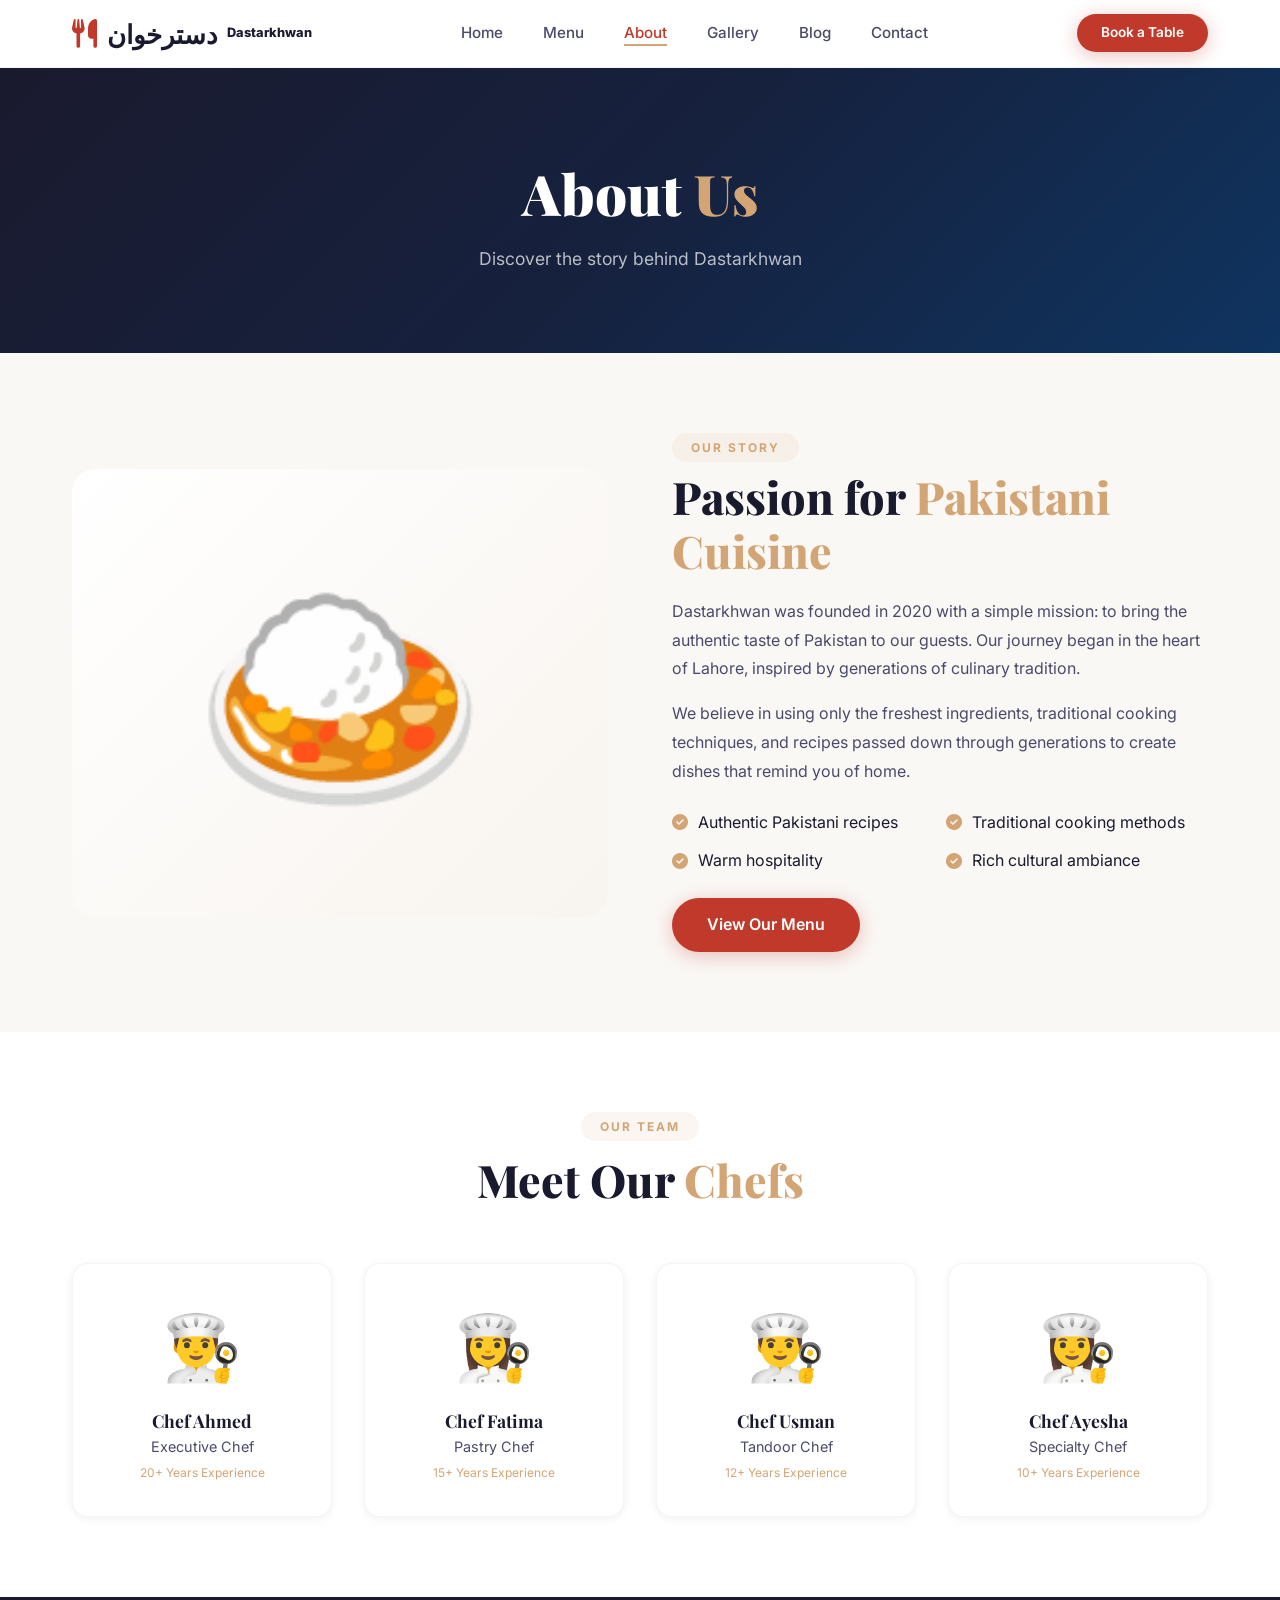
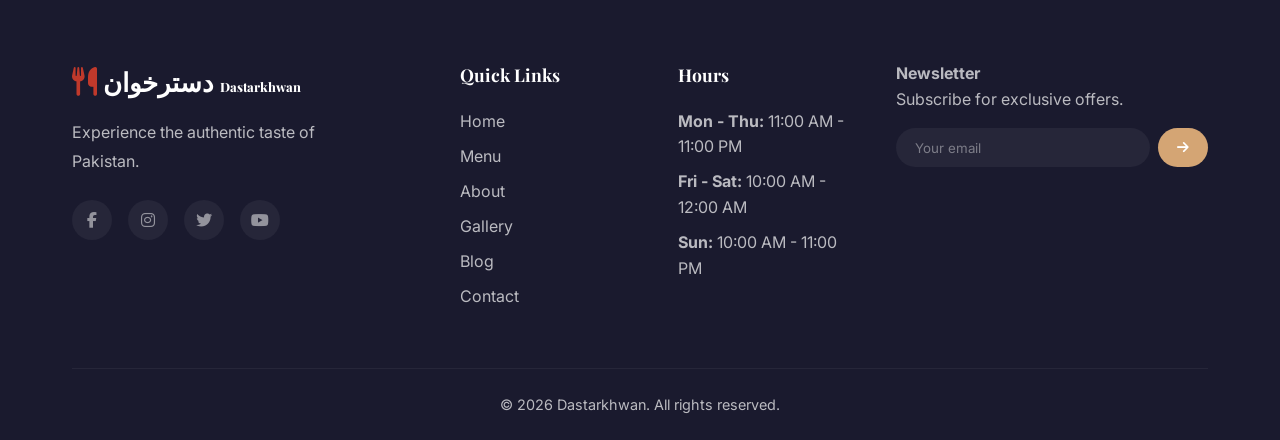
<file: about.html>
<!DOCTYPE html>
<html lang="en">
<head>
    <meta charset="UTF-8" />
    <meta name="viewport" content="width=device-width, initial-scale=1.0" />
    <title>About Us | Dastarkhwan</title>
    <link rel="stylesheet" href="https://cdnjs.cloudflare.com/ajax/libs/font-awesome/6.4.0/css/all.min.css" />
    <link href="https://fonts.googleapis.com/css2?family=Playfair+Display:wght@400;600;700;800;900&family=Inter:wght@300;400;500;600;700&display=swap" rel="stylesheet" />
    <link rel="stylesheet" href="style.css" />
</head>
<body>

    <nav class="navbar">
        <div class="container">
            <div class="logo">
                <a href="index.html">
                    <i class="fas fa-utensils"></i>
                    <span>دسترخوان</span>
                    <span style="font-size: 0.8rem; font-family: var(--font-secondary);">Dastarkhwan</span>
                </a>
            </div>
            <ul class="nav-links">
                <li><a href="index.html">Home</a></li>
                <li><a href="menu.html">Menu</a></li>
                <li><a href="about.html" class="active">About</a></li>
                <li><a href="gallery.html">Gallery</a></li>
                <li><a href="blog.html">Blog</a></li>
                <li><a href="contact.html">Contact</a></li>
            </ul>
            <div class="nav-actions">
                <a href="index.html#reservation" class="btn btn-primary btn-sm">Book a Table</a>
                <button class="hamburger" id="hamburger">
                    <span></span><span></span><span></span>
                </button>
            </div>
        </div>
    </nav>

    <section class="page-hero">
        <div class="container">
            <h1>About <span class="highlight">Us</span></h1>
            <p>Discover the story behind Dastarkhwan</p>
        </div>
    </section>

    <section class="about-section section">
        <div class="container">
            <div class="about-grid">
                <div class="about-image">
                    <div class="about-image-placeholder">🍛</div>
                </div>
                <div class="about-content">
                    <span class="section-tag">Our Story</span>
                    <h2 class="section-title">Passion for <span class="highlight">Pakistani Cuisine</span></h2>
                    <p>Dastarkhwan was founded in 2020 with a simple mission: to bring the authentic taste of Pakistan to our guests. Our journey began in the heart of Lahore, inspired by generations of culinary tradition.</p>
                    <p>We believe in using only the freshest ingredients, traditional cooking techniques, and recipes passed down through generations to create dishes that remind you of home.</p>
                    <div class="about-features">
                        <div class="feature">
                            <i class="fas fa-check-circle"></i>
                            <span>Authentic Pakistani recipes</span>
                        </div>
                        <div class="feature">
                            <i class="fas fa-check-circle"></i>
                            <span>Traditional cooking methods</span>
                        </div>
                        <div class="feature">
                            <i class="fas fa-check-circle"></i>
                            <span>Warm hospitality</span>
                        </div>
                        <div class="feature">
                            <i class="fas fa-check-circle"></i>
                            <span>Rich cultural ambiance</span>
                        </div>
                    </div>
                    <a href="menu.html" class="btn btn-primary">View Our Menu</a>
                </div>
            </div>
        </div>
    </section>

    <section class="team-section section alt-bg">
        <div class="container">
            <div class="section-header">
                <span class="section-tag">Our Team</span>
                <h2 class="section-title">Meet Our <span class="highlight">Chefs</span></h2>
            </div>
            <div class="team-grid">
                <div class="team-card">
                    <div class="team-avatar">👨‍🍳</div>
                    <h3>Chef Ahmed</h3>
                    <p>Executive Chef</p>
                    <span class="team-experience">20+ Years Experience</span>
                </div>
                <div class="team-card">
                    <div class="team-avatar">👩‍🍳</div>
                    <h3>Chef Fatima</h3>
                    <p>Pastry Chef</p>
                    <span class="team-experience">15+ Years Experience</span>
                </div>
                <div class="team-card">
                    <div class="team-avatar">👨‍🍳</div>
                    <h3>Chef Usman</h3>
                    <p>Tandoor Chef</p>
                    <span class="team-experience">12+ Years Experience</span>
                </div>
                <div class="team-card">
                    <div class="team-avatar">👩‍🍳</div>
                    <h3>Chef Ayesha</h3>
                    <p>Specialty Chef</p>
                    <span class="team-experience">10+ Years Experience</span>
                </div>
            </div>
        </div>
    </section>

    <footer class="footer">
        <div class="container">
            <div class="footer-grid">
                <div class="footer-brand">
                    <a href="index.html" class="logo">
                        <i class="fas fa-utensils"></i>
                        <span>دسترخوان</span>
                        <span style="font-size: 0.8rem;">Dastarkhwan</span>
                    </a>
                    <p>Experience the authentic taste of Pakistan.</p>
                    <div class="footer-social">
                        <a href="#"><i class="fab fa-facebook-f"></i></a>
                        <a href="#"><i class="fab fa-instagram"></i></a>
                        <a href="#"><i class="fab fa-twitter"></i></a>
                        <a href="#"><i class="fab fa-youtube"></i></a>
                    </div>
                </div>
                <div class="footer-links">
                    <h4>Quick Links</h4>
                    <ul>
                        <li><a href="index.html">Home</a></li>
                        <li><a href="menu.html">Menu</a></li>
                        <li><a href="about.html">About</a></li>
                        <li><a href="gallery.html">Gallery</a></li>
                        <li><a href="blog.html">Blog</a></li>
                        <li><a href="contact.html">Contact</a></li>
                    </ul>
                </div>
                <div class="footer-links">
                    <h4>Hours</h4>
                    <ul>
                        <li><strong>Mon - Thu:</strong> 11:00 AM - 11:00 PM</li>
                        <li><strong>Fri - Sat:</strong> 10:00 AM - 12:00 AM</li>
                        <li><strong>Sun:</strong> 10:00 AM - 11:00 PM</li>
                    </ul>
                </div>
                <div class="footer-newsletter">
                    <h4>Newsletter</h4>
                    <p>Subscribe for exclusive offers.</p>
                    <form class="newsletter-form">
                        <input type="email" placeholder="Your email" />
                        <button type="submit"><i class="fas fa-arrow-right"></i></button>
                    </form>
                </div>
            </div>
            <div class="footer-bottom">
                <p>&copy; 2026 Dastarkhwan. All rights reserved.</p>
            </div>
        </div>
    </footer>

    <script src="script.js"></script>
</body>
</html>
</file>
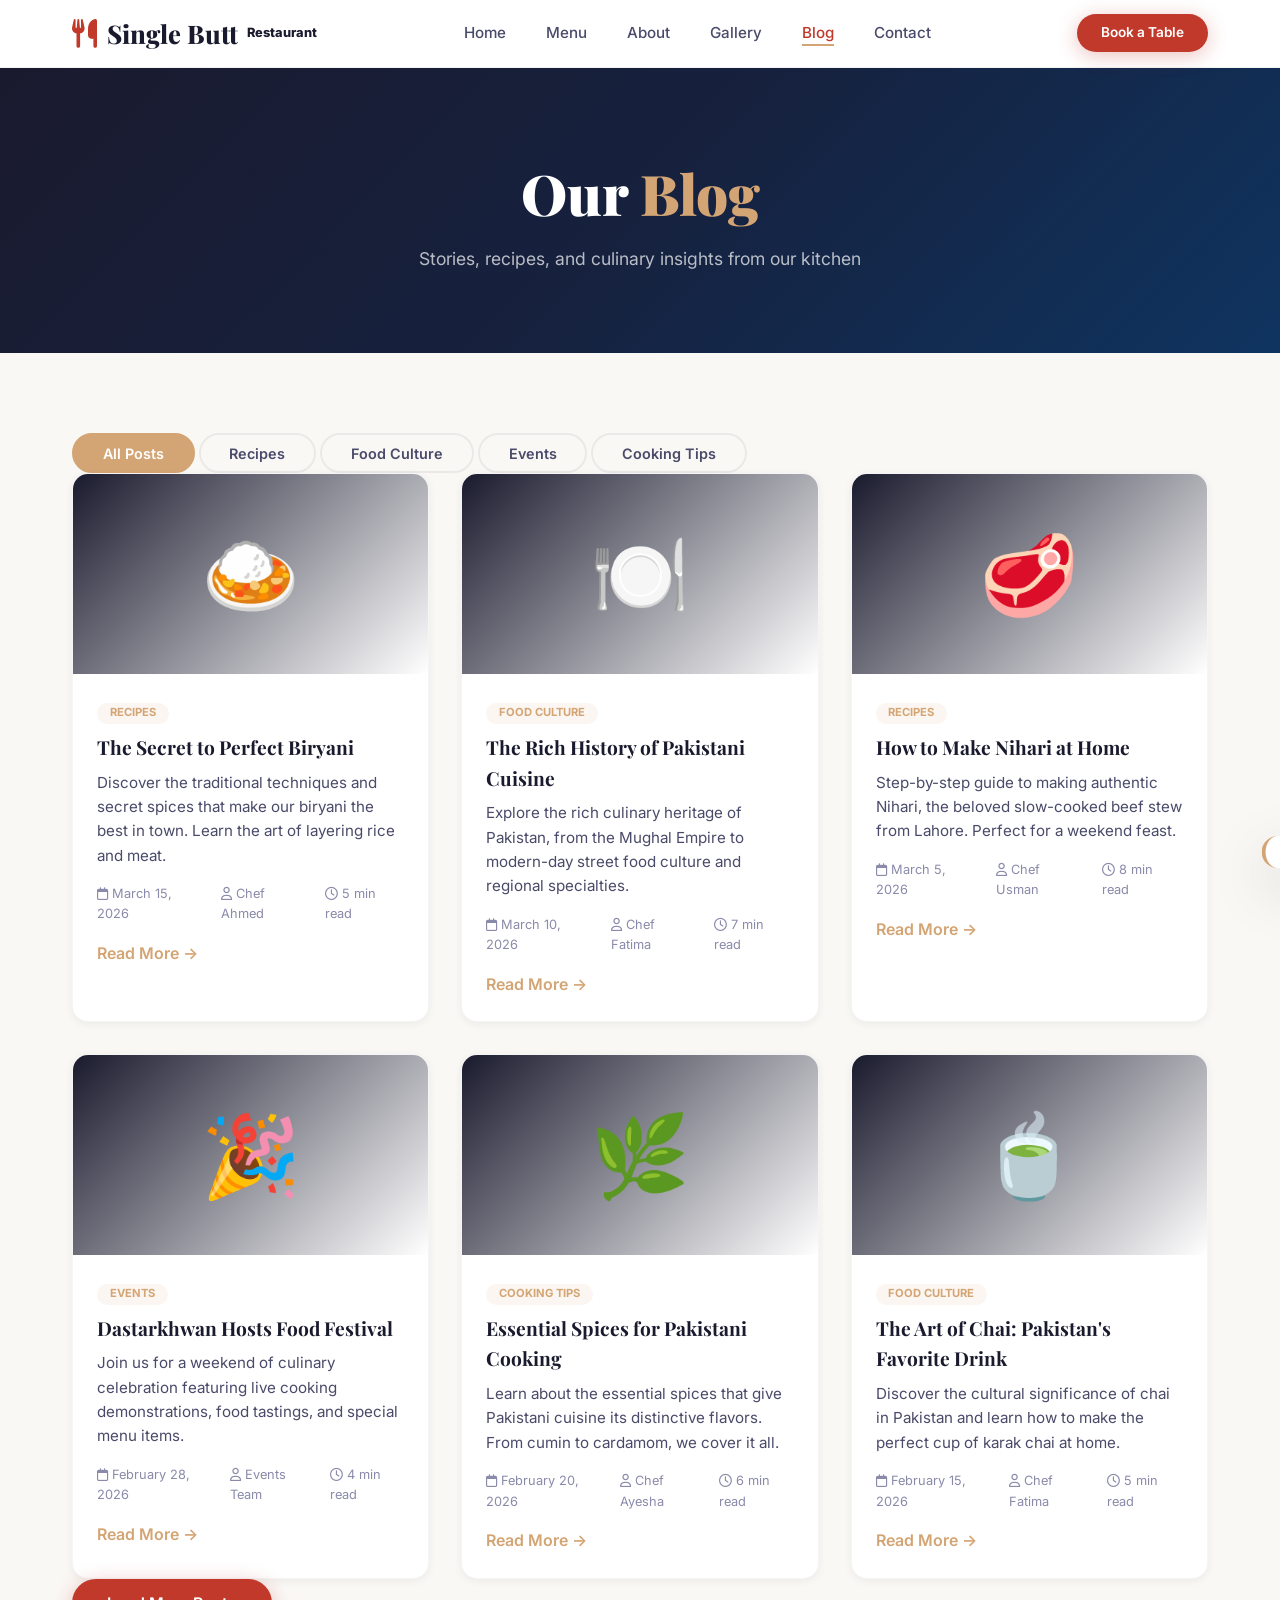
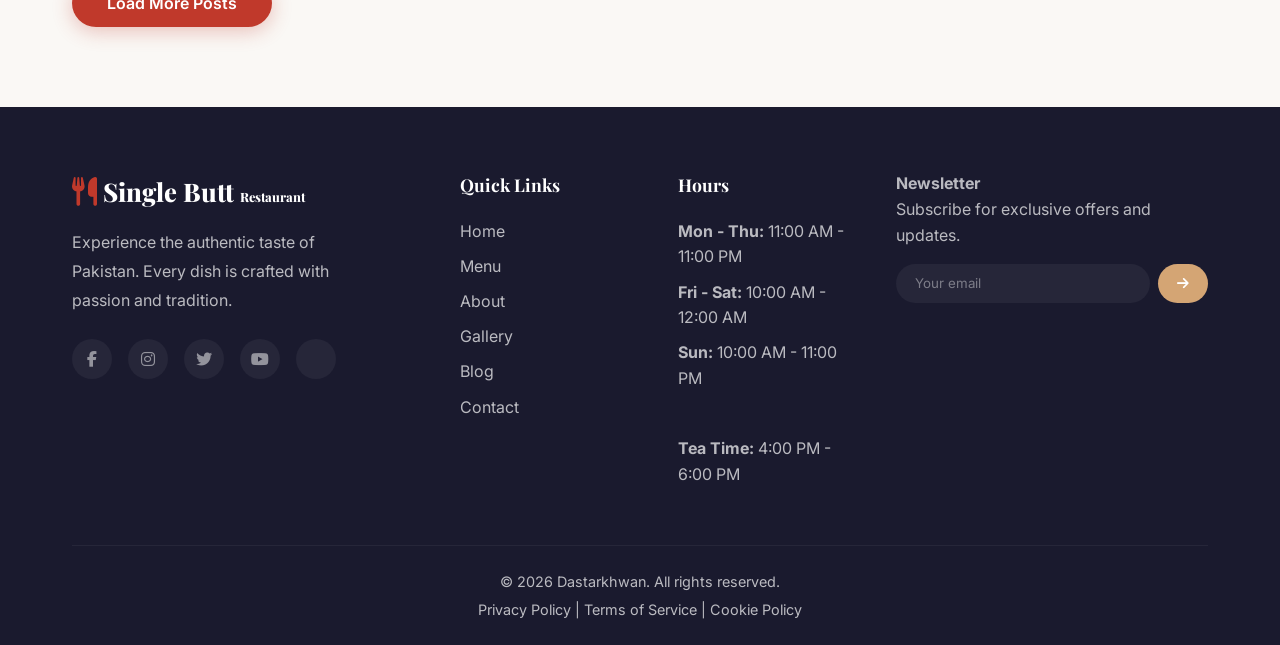
<file: blog.html>
<!DOCTYPE html>
<html lang="en">
<head>
    <meta charset="UTF-8" />
    <meta name="viewport" content="width=device-width, initial-scale=1.0" />
    <title>Blog | Single Butt Restaurant</title>
    <meta name="description" content="Stories, recipes, and culinary insights from Single Butt Restaurant - Authentic Pakistani Cuisine" />
    <link rel="stylesheet" href="https://cdnjs.cloudflare.com/ajax/libs/font-awesome/6.4.0/css/all.min.css" />
    <link href="https://fonts.googleapis.com/css2?family=Playfair+Display:wght@400;600;700;800;900&family=Inter:wght@300;400;500;600;700&display=swap" rel="stylesheet" />
    <link rel="stylesheet" href="style.css" />
</head>
<body>

    <!-- ===== NAVIGATION ===== -->
    <nav class="navbar">
        <div class="container">
            <div class="logo">
                <a href="index.html">
                    <i class="fas fa-utensils"></i>
                    <span>Single Butt</span>
                    <span style="font-size: 0.8rem; font-family: var(--font-secondary);">Restaurant</span>
                </a>
            </div>
            <ul class="nav-links">
                <li><a href="index.html">Home</a></li>
                <li><a href="menu.html">Menu</a></li>
                <li><a href="about.html">About</a></li>
                <li><a href="gallery.html">Gallery</a></li>
                <li><a href="blog.html" class="active">Blog</a></li>
                <li><a href="contact.html">Contact</a></li>
            </ul>
            <div class="nav-actions">
                <a href="index.html#reservation" class="btn btn-primary btn-sm">Book a Table</a>
                <button class="hamburger" id="hamburger">
                    <span></span><span></span><span></span>
                </button>
            </div>
        </div>
    </nav>

    <!-- ===== PAGE HERO ===== -->
    <section class="page-hero">
        <div class="container">
            <h1>Our <span class="highlight">Blog</span></h1>
            <p>Stories, recipes, and culinary insights from our kitchen</p>
        </div>
    </section>

    <!-- ===== BLOG SECTION ===== -->
    <section class="blog-section section">
        <div class="container">
            <!-- Blog Categories -->
            <div class="blog-categories">
                <button class="category-btn active" data-category="all">All Posts</button>
                <button class="category-btn" data-category="recipes">Recipes</button>
                <button class="category-btn" data-category="culture">Food Culture</button>
                <button class="category-btn" data-category="events">Events</button>
                <button class="category-btn" data-category="tips">Cooking Tips</button>
            </div>

            <!-- Blog Grid -->
            <div class="blog-grid" id="blogGrid">
                <!-- Blog Post 1 -->
                <article class="blog-card" data-category="recipes">
                    <div class="blog-image">🍛</div>
                    <div class="blog-content">
                        <span class="blog-category">Recipes</span>
                        <h3>The Secret to Perfect Biryani</h3>
                        <p>Discover the traditional techniques and secret spices that make our biryani the best in town. Learn the art of layering rice and meat.</p>
                        <div class="blog-meta">
                            <span><i class="far fa-calendar"></i> March 15, 2026</span>
                            <span><i class="far fa-user"></i> Chef Ahmed</span>
                            <span><i class="far fa-clock"></i> 5 min read</span>
                        </div>
                        <a href="#" class="read-more">Read More →</a>
                    </div>
                </article>

                <!-- Blog Post 2 -->
                <article class="blog-card" data-category="culture">
                    <div class="blog-image">🍽️</div>
                    <div class="blog-content">
                        <span class="blog-category">Food Culture</span>
                        <h3>The Rich History of Pakistani Cuisine</h3>
                        <p>Explore the rich culinary heritage of Pakistan, from the Mughal Empire to modern-day street food culture and regional specialties.</p>
                        <div class="blog-meta">
                            <span><i class="far fa-calendar"></i> March 10, 2026</span>
                            <span><i class="far fa-user"></i> Chef Fatima</span>
                            <span><i class="far fa-clock"></i> 7 min read</span>
                        </div>
                        <a href="#" class="read-more">Read More →</a>
                    </div>
                </article>

                <!-- Blog Post 3 -->
                <article class="blog-card" data-category="recipes">
                    <div class="blog-image">🥩</div>
                    <div class="blog-content">
                        <span class="blog-category">Recipes</span>
                        <h3>How to Make Nihari at Home</h3>
                        <p>Step-by-step guide to making authentic Nihari, the beloved slow-cooked beef stew from Lahore. Perfect for a weekend feast.</p>
                        <div class="blog-meta">
                            <span><i class="far fa-calendar"></i> March 5, 2026</span>
                            <span><i class="far fa-user"></i> Chef Usman</span>
                            <span><i class="far fa-clock"></i> 8 min read</span>
                        </div>
                        <a href="#" class="read-more">Read More →</a>
                    </div>
                </article>

                <!-- Blog Post 4 -->
                <article class="blog-card" data-category="events">
                    <div class="blog-image">🎉</div>
                    <div class="blog-content">
                        <span class="blog-category">Events</span>
                        <h3>Dastarkhwan Hosts Food Festival</h3>
                        <p>Join us for a weekend of culinary celebration featuring live cooking demonstrations, food tastings, and special menu items.</p>
                        <div class="blog-meta">
                            <span><i class="far fa-calendar"></i> February 28, 2026</span>
                            <span><i class="far fa-user"></i> Events Team</span>
                            <span><i class="far fa-clock"></i> 4 min read</span>
                        </div>
                        <a href="#" class="read-more">Read More →</a>
                    </div>
                </article>

                <!-- Blog Post 5 -->
                <article class="blog-card" data-category="tips">
                    <div class="blog-image">🌿</div>
                    <div class="blog-content">
                        <span class="blog-category">Cooking Tips</span>
                        <h3>Essential Spices for Pakistani Cooking</h3>
                        <p>Learn about the essential spices that give Pakistani cuisine its distinctive flavors. From cumin to cardamom, we cover it all.</p>
                        <div class="blog-meta">
                            <span><i class="far fa-calendar"></i> February 20, 2026</span>
                            <span><i class="far fa-user"></i> Chef Ayesha</span>
                            <span><i class="far fa-clock"></i> 6 min read</span>
                        </div>
                        <a href="#" class="read-more">Read More →</a>
                    </div>
                </article>

                <!-- Blog Post 6 -->
                <article class="blog-card" data-category="culture">
                    <div class="blog-image">🍵</div>
                    <div class="blog-content">
                        <span class="blog-category">Food Culture</span>
                        <h3>The Art of Chai: Pakistan's Favorite Drink</h3>
                        <p>Discover the cultural significance of chai in Pakistan and learn how to make the perfect cup of karak chai at home.</p>
                        <div class="blog-meta">
                            <span><i class="far fa-calendar"></i> February 15, 2026</span>
                            <span><i class="far fa-user"></i> Chef Fatima</span>
                            <span><i class="far fa-clock"></i> 5 min read</span>
                        </div>
                        <a href="#" class="read-more">Read More →</a>
                    </div>
                </article>
            </div>

            <!-- Load More Button -->
            <div class="blog-load-more">
                <button class="btn btn-primary" id="loadMoreBlog">Load More Posts</button>
            </div>
        </div>
    </section>

    <!-- ===== FOOTER ===== -->
    <footer class="footer">
        <div class="container">
            <div class="footer-grid">
                <div class="footer-brand">
                    <a href="index.html" class="logo">
                        <i class="fas fa-utensils"></i>
                        <span>Single Butt</span>
                        <span style="font-size: 0.8rem;">Restaurant</span>
                    </a>
                    <p>Experience the authentic taste of Pakistan. Every dish is crafted with passion and tradition.</p>
                    <div class="footer-social">
                        <a href="#"><i class="fab fa-facebook-f"></i></a>
                        <a href="#"><i class="fab fa-instagram"></i></a>
                        <a href="#"><i class="fab fa-twitter"></i></a>
                        <a href="#"><i class="fab fa-youtube"></i></a>
                        <a href="#"><i class="fab fa-tripadvisor"></i></a>
                    </div>
                </div>
                <div class="footer-links">
                    <h4>Quick Links</h4>
                    <ul>
                        <li><a href="index.html">Home</a></li>
                        <li><a href="menu.html">Menu</a></li>
                        <li><a href="about.html">About</a></li>
                        <li><a href="gallery.html">Gallery</a></li>
                        <li><a href="blog.html">Blog</a></li>
                        <li><a href="contact.html">Contact</a></li>
                    </ul>
                </div>
                <div class="footer-links">
                    <h4>Hours</h4>
                    <ul>
                        <li><strong>Mon - Thu:</strong> 11:00 AM - 11:00 PM</li>
                        <li><strong>Fri - Sat:</strong> 10:00 AM - 12:00 AM</li>
                        <li><strong>Sun:</strong> 10:00 AM - 11:00 PM</li>
                        <li><br /></li>
                        <li><strong>Tea Time:</strong> 4:00 PM - 6:00 PM</li>
                    </ul>
                </div>
                <div class="footer-newsletter">
                    <h4>Newsletter</h4>
                    <p>Subscribe for exclusive offers and updates.</p>
                    <form class="newsletter-form" id="newsletterForm">
                        <input type="email" placeholder="Your email" required />
                        <button type="submit"><i class="fas fa-arrow-right"></i></button>
                    </form>
                </div>
            </div>
            <div class="footer-bottom">
                <p>&copy; 2026 Dastarkhwan. All rights reserved.</p>
                <p class="footer-legal">
                    <a href="#">Privacy Policy</a> | <a href="#">Terms of Service</a> | <a href="#">Cookie Policy</a>
                </p>
            </div>
        </div>
    </footer>

    <!-- ===== TOAST ===== -->
    <div id="toast" class="toast"></div>

    <script src="script.js"></script>
</body>
</html>
</file>
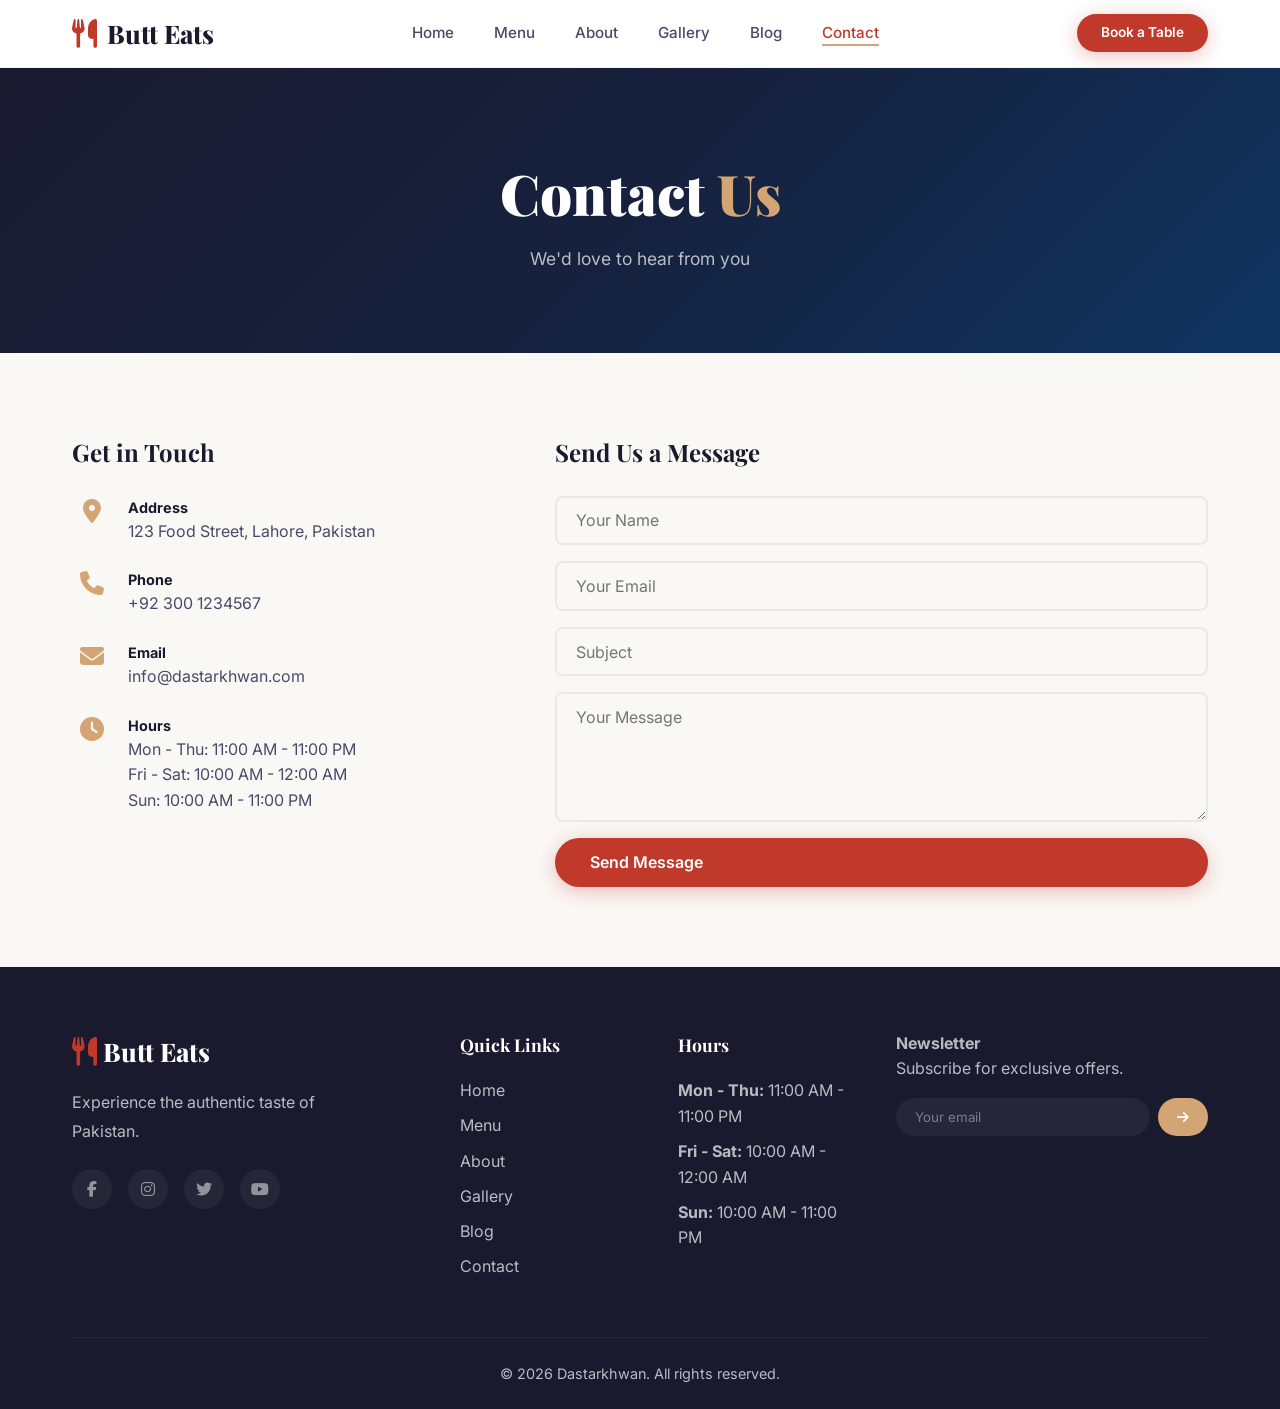
<file: contact.html>
<!DOCTYPE html>
<html lang="en">
<head>
    <meta charset="UTF-8" />
    <meta name="viewport" content="width=device-width, initial-scale=1.0" />
    <title>Contact | Butt Eats</title>
    <link rel="stylesheet" href="https://cdnjs.cloudflare.com/ajax/libs/font-awesome/6.4.0/css/all.min.css" />
    <link href="https://fonts.googleapis.com/css2?family=Playfair+Display:wght@400;600;700;800;900&family=Inter:wght@300;400;500;600;700&display=swap" rel="stylesheet" />
    <link rel="stylesheet" href="style.css" />
</head>
<body>

    <nav class="navbar">
        <div class="container">
            <div class="logo">
                <a href="index.html">
                    <i class="fas fa-utensils"></i>
                    <span>Butt Eats</span>
                </a>
            </div>
            <ul class="nav-links">
                <li><a href="index.html">Home</a></li>
                <li><a href="menu.html">Menu</a></li>
                <li><a href="about.html">About</a></li>
                <li><a href="gallery.html">Gallery</a></li>
                <li><a href="blog.html">Blog</a></li>
                <li><a href="contact.html" class="active">Contact</a></li>
            </ul>
            <div class="nav-actions">
                <a href="index.html#reservation" class="btn btn-primary btn-sm">Book a Table</a>
                <button class="hamburger" id="hamburger">
                    <span></span><span></span><span></span>
                </button>
            </div>
        </div>
    </nav>

    <section class="page-hero">
        <div class="container">
            <h1>Contact <span class="highlight">Us</span></h1>
            <p>We'd love to hear from you</p>
        </div>
    </section>

    <section class="contact-section section">
        <div class="container">
            <div class="contact-grid">
                <div class="contact-info">
                    <h3>Get in Touch</h3>
                    <div class="contact-detail">
                        <i class="fas fa-map-marker-alt"></i>
                        <div>
                            <strong>Address</strong>
                            <p>123 Food Street, Lahore, Pakistan</p>
                        </div>
                    </div>
                    <div class="contact-detail">
                        <i class="fas fa-phone"></i>
                        <div>
                            <strong>Phone</strong>
                            <p><a href="tel:+923001234567">+92 300 1234567</a></p>
                        </div>
                    </div>
                    <div class="contact-detail">
                        <i class="fas fa-envelope"></i>
                        <div>
                            <strong>Email</strong>
                            <p><a href="mailto:info@dastarkhwan.com">info@dastarkhwan.com</a></p>
                        </div>
                    </div>
                    <div class="contact-detail">
                        <i class="fas fa-clock"></i>
                        <div>
                            <strong>Hours</strong>
                            <p>Mon - Thu: 11:00 AM - 11:00 PM</p>
                            <p>Fri - Sat: 10:00 AM - 12:00 AM</p>
                            <p>Sun: 10:00 AM - 11:00 PM</p>
                        </div>
                    </div>
                </div>
                <div class="contact-form">
                    <h3>Send Us a Message</h3>
                    <form id="contactForm">
                        <div class="form-group">
                            <input type="text" placeholder="Your Name" required />
                        </div>
                        <div class="form-group">
                            <input type="email" placeholder="Your Email" required />
                        </div>
                        <div class="form-group">
                            <input type="text" placeholder="Subject" />
                        </div>
                        <div class="form-group">
                            <textarea rows="5" placeholder="Your Message" required></textarea>
                        </div>
                        <button type="submit" class="btn btn-primary">Send Message</button>
                    </form>
                </div>
            </div>
        </div>
    </section>

    <footer class="footer">
        <div class="container">
            <div class="footer-grid">
                <div class="footer-brand">
                    <a href="index.html" class="logo">
                        <i class="fas fa-utensils"></i>
                        <span>Butt Eats</span>
                    </a>
                    <p>Experience the authentic taste of Pakistan.</p>
                    <div class="footer-social">
                        <a href="#"><i class="fab fa-facebook-f"></i></a>
                        <a href="#"><i class="fab fa-instagram"></i></a>
                        <a href="#"><i class="fab fa-twitter"></i></a>
                        <a href="#"><i class="fab fa-youtube"></i></a>
                    </div>
                </div>
                <div class="footer-links">
                    <h4>Quick Links</h4>
                    <ul>
                        <li><a href="index.html">Home</a></li>
                        <li><a href="menu.html">Menu</a></li>
                        <li><a href="about.html">About</a></li>
                        <li><a href="gallery.html">Gallery</a></li>
                        <li><a href="blog.html">Blog</a></li>
                        <li><a href="contact.html">Contact</a></li>
                    </ul>
                </div>
                <div class="footer-links">
                    <h4>Hours</h4>
                    <ul>
                        <li><strong>Mon - Thu:</strong> 11:00 AM - 11:00 PM</li>
                        <li><strong>Fri - Sat:</strong> 10:00 AM - 12:00 AM</li>
                        <li><strong>Sun:</strong> 10:00 AM - 11:00 PM</li>
                    </ul>
                </div>
                <div class="footer-newsletter">
                    <h4>Newsletter</h4>
                    <p>Subscribe for exclusive offers.</p>
                    <form class="newsletter-form">
                        <input type="email" placeholder="Your email" />
                        <button type="submit"><i class="fas fa-arrow-right"></i></button>
                    </form>
                </div>
            </div>
            <div class="footer-bottom">
                <p>&copy; 2026 Dastarkhwan. All rights reserved.</p>
            </div>
        </div>
    </footer>

    <script src="script.js"></script>
</body>
</html>
</file>
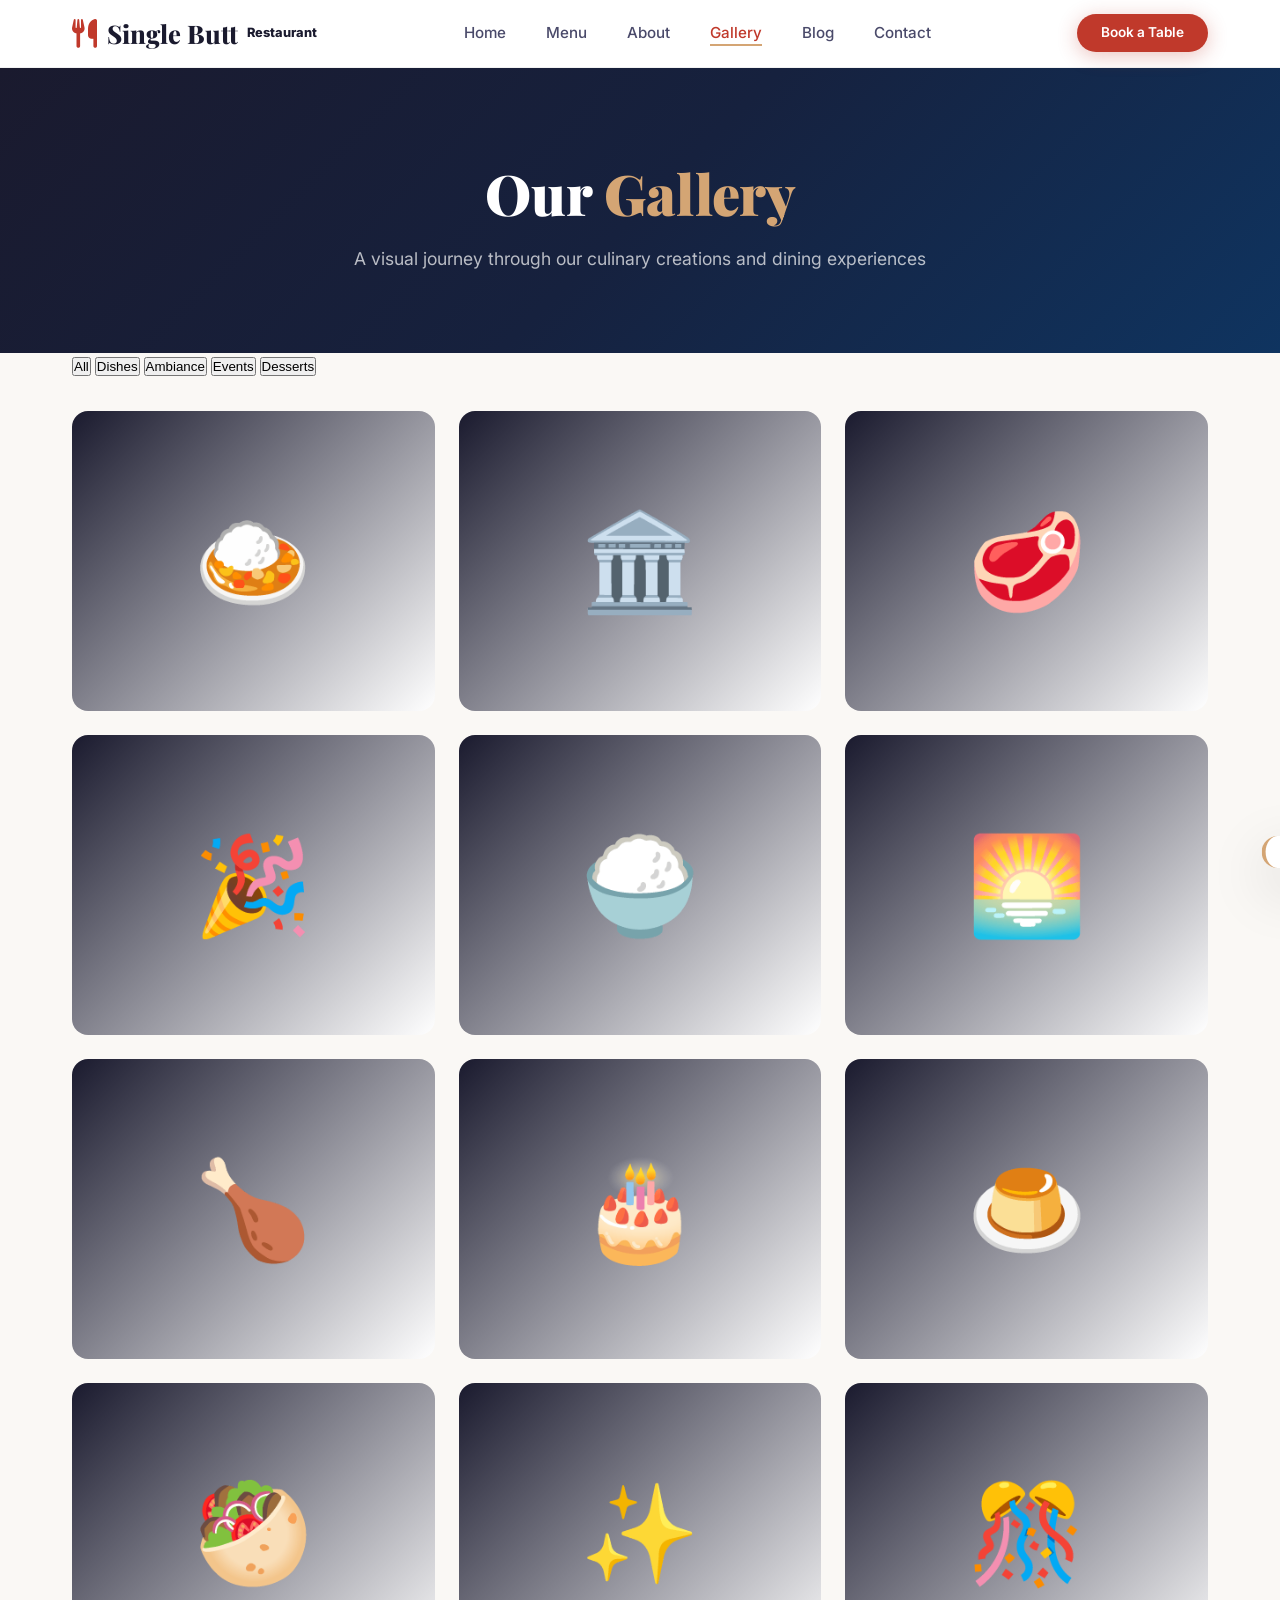
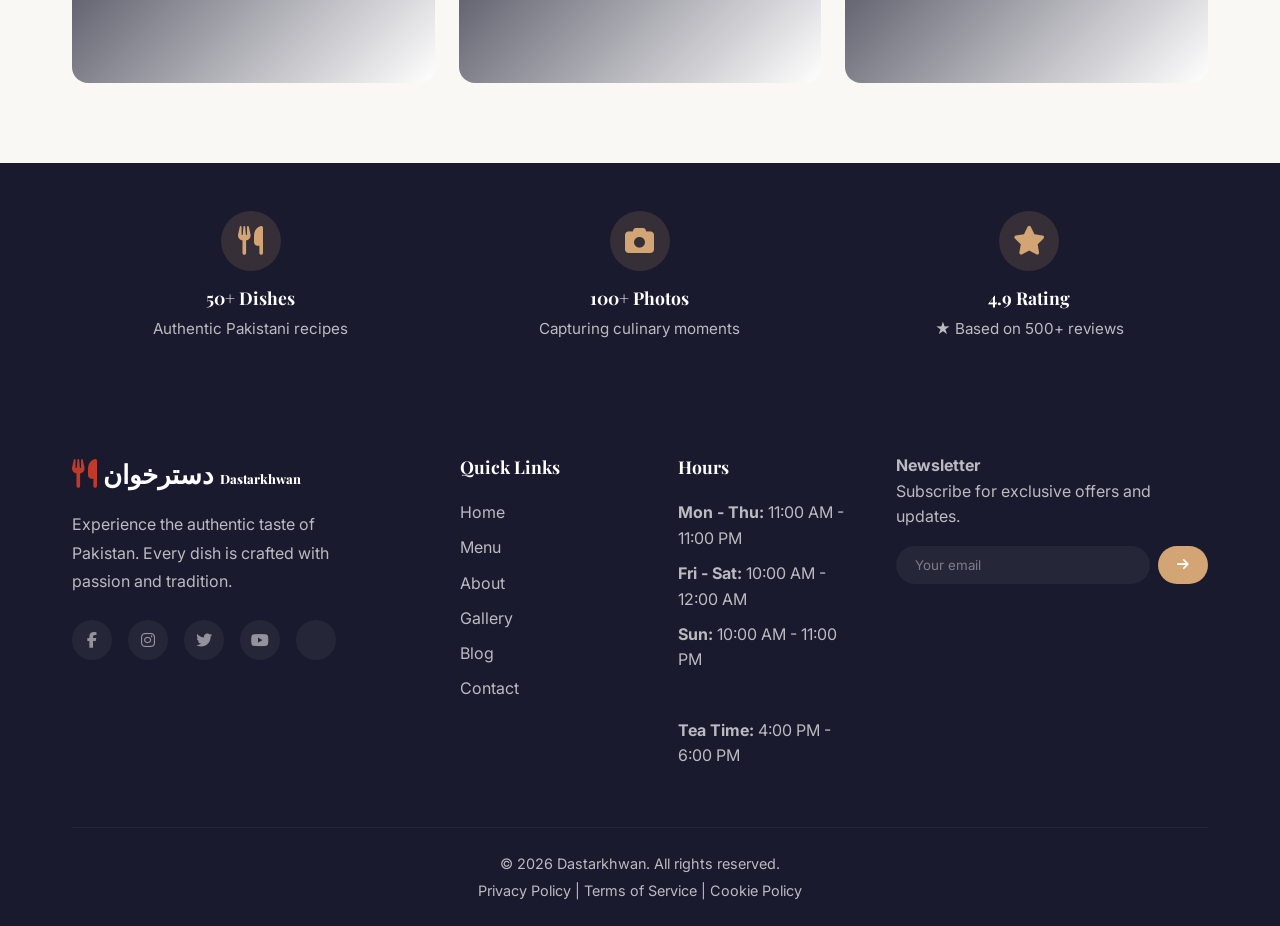
<file: gallery.html>
<!DOCTYPE html>
<html lang="en">
<head>
    <meta charset="UTF-8" />
    <meta name="viewport" content="width=device-width, initial-scale=1.0" />
    <title>Gallery | Single Butt Restaurant</title>
    <meta name="description" content="Explore our visual journey through authentic Pakistani cuisine at Single Butt Restaurant" />
    <link rel="stylesheet" href="https://cdnjs.cloudflare.com/ajax/libs/font-awesome/6.4.0/css/all.min.css" />
    <link href="https://fonts.googleapis.com/css2?family=Playfair+Display:wght@400;600;700;800;900&family=Inter:wght@300;400;500;600;700&display=swap" rel="stylesheet" />
    <link rel="stylesheet" href="style.css" />
</head>
<body>

    <!-- ===== NAVIGATION ===== -->
    <nav class="navbar">
        <div class="container">
            <div class="logo">
                <a href="index.html">
                    <i class="fas fa-utensils"></i>
                    <span>Single Butt</span>
                    <span style="font-size: 0.8rem; font-family: var(--font-secondary);">Restaurant</span>
                </a>
            </div>
            <ul class="nav-links">
                <li><a href="index.html">Home</a></li>
                <li><a href="menu.html">Menu</a></li>
                <li><a href="about.html">About</a></li>
                <li><a href="gallery.html" class="active">Gallery</a></li>
                <li><a href="blog.html">Blog</a></li>
                <li><a href="contact.html">Contact</a></li>
            </ul>
            <div class="nav-actions">
                <a href="index.html#reservation" class="btn btn-primary btn-sm">Book a Table</a>
                <button class="hamburger" id="hamburger">
                    <span></span><span></span><span></span>
                </button>
            </div>
        </div>
    </nav>

    <!-- ===== PAGE HERO ===== -->
    <section class="page-hero">
        <div class="container">
            <h1>Our <span class="highlight">Gallery</span></h1>
            <p>A visual journey through our culinary creations and dining experiences</p>
        </div>
    </section>

    <!-- ===== GALLERY FILTERS ===== -->
    <section class="gallery-filters section" style="padding: 0 0 2rem 0;">
        <div class="container">
            <div class="gallery-categories">
                <button class="gallery-filter-btn active" data-filter="all">All</button>
                <button class="gallery-filter-btn" data-filter="dishes">Dishes</button>
                <button class="gallery-filter-btn" data-filter="ambiance">Ambiance</button>
                <button class="gallery-filter-btn" data-filter="events">Events</button>
                <button class="gallery-filter-btn" data-filter="desserts">Desserts</button>
            </div>
        </div>
    </section>

    <!-- ===== GALLERY SECTION ===== -->
    <section class="gallery-section section" style="padding-top: 0;">
        <div class="container">
            <div class="gallery-grid" id="galleryGrid">
                <!-- Gallery Item 1 - Dish -->
                <div class="gallery-item" data-category="dishes">
                    <div class="gallery-image">🍛</div>
                    <div class="gallery-overlay">
                        <h3>Chicken Biryani</h3>
                        <p>Signature dish with aromatic spices</p>
                        <span class="gallery-tag">Popular</span>
                    </div>
                </div>

                <!-- Gallery Item 2 - Ambiance -->
                <div class="gallery-item" data-category="ambiance">
                    <div class="gallery-image">🏛️</div>
                    <div class="gallery-overlay">
                        <h3>Dining Hall</h3>
                        <p>Elegant traditional ambiance</p>
                        <span class="gallery-tag">Featured</span>
                    </div>
                </div>

                <!-- Gallery Item 3 - Dish -->
                <div class="gallery-item" data-category="dishes">
                    <div class="gallery-image">🥩</div>
                    <div class="gallery-overlay">
                        <h3>Nihari</h3>
                        <p>Slow-cooked beef perfection</p>
                        <span class="gallery-tag">Chef's Special</span>
                    </div>
                </div>

                <!-- Gallery Item 4 - Events -->
                <div class="gallery-item" data-category="events">
                    <div class="gallery-image">🎉</div>
                    <div class="gallery-overlay">
                        <h3>Food Festival</h3>
                        <p>Annual culinary celebration</p>
                        <span class="gallery-tag">Event</span>
                    </div>
                </div>

                <!-- Gallery Item 5 - Desserts -->
                <div class="gallery-item" data-category="desserts">
                    <div class="gallery-image">🍚</div>
                    <div class="gallery-overlay">
                        <h3>Kheer</h3>
                        <p>Traditional rice pudding</p>
                        <span class="gallery-tag">Signature</span>
                    </div>
                </div>

                <!-- Gallery Item 6 - Ambiance -->
                <div class="gallery-item" data-category="ambiance">
                    <div class="gallery-image">🌅</div>
                    <div class="gallery-overlay">
                        <h3>Outdoor Dining</h3>
                        <p>Scenic outdoor seating</p>
                        <span class="gallery-tag">Popular</span>
                    </div>
                </div>

                <!-- Gallery Item 7 - Dish -->
                <div class="gallery-item" data-category="dishes">
                    <div class="gallery-image">🍗</div>
                    <div class="gallery-overlay">
                        <h3>Chicken Karahi</h3>
                        <p>Traditional karahi-cooked chicken</p>
                        <span class="gallery-tag">Signature</span>
                    </div>
                </div>

                <!-- Gallery Item 8 - Events -->
                <div class="gallery-item" data-category="events">
                    <div class="gallery-image">🎂</div>
                    <div class="gallery-overlay">
                        <h3>Birthday Celebrations</h3>
                        <p>Special occasion arrangements</p>
                        <span class="gallery-tag">Event</span>
                    </div>
                </div>

                <!-- Gallery Item 9 - Desserts -->
                <div class="gallery-item" data-category="desserts">
                    <div class="gallery-image">🍮</div>
                    <div class="gallery-overlay">
                        <h3>Gulab Jamun</h3>
                        <p>Soft milk dumplings in syrup</p>
                        <span class="gallery-tag">Popular</span>
                    </div>
                </div>

                <!-- Gallery Item 10 - Dish -->
                <div class="gallery-item" data-category="dishes">
                    <div class="gallery-image">🥙</div>
                    <div class="gallery-overlay">
                        <h3>Seekh Kebab</h3>
                        <p>Grilled to perfection</p>
                        <span class="gallery-tag">Chef's Special</span>
                    </div>
                </div>

                <!-- Gallery Item 11 - Ambiance -->
                <div class="gallery-item" data-category="ambiance">
                    <div class="gallery-image">✨</div>
                    <div class="gallery-overlay">
                        <h3>Traditional Decor</h3>
                        <p>Rich cultural ambiance</p>
                        <span class="gallery-tag">Featured</span>
                    </div>
                </div>

                <!-- Gallery Item 12 - Events -->
                <div class="gallery-item" data-category="events">
                    <div class="gallery-image">🎊</div>
                    <div class="gallery-overlay">
                        <h3>Wedding Events</h3>
                        <p>Celebrate your special day</p>
                        <span class="gallery-tag">Event</span>
                    </div>
                </div>
            </div>
        </div>
    </section>

    <!-- ===== GALLERY STATS ===== -->
    <section class="quick-info">
        <div class="container">
            <div class="info-grid">
                <div class="info-item">
                    <div class="info-icon"><i class="fas fa-utensils"></i></div>
                    <h4>50+ Dishes</h4>
                    <p>Authentic Pakistani recipes</p>
                </div>
                <div class="info-item">
                    <div class="info-icon"><i class="fas fa-camera"></i></div>
                    <h4>100+ Photos</h4>
                    <p>Capturing culinary moments</p>
                </div>
                <div class="info-item">
                    <div class="info-icon"><i class="fas fa-star"></i></div>
                    <h4>4.9 Rating</h4>
                    <p>★ Based on 500+ reviews</p>
                </div>
            </div>
        </div>
    </section>

    <!-- ===== FOOTER ===== -->
    <footer class="footer">
        <div class="container">
            <div class="footer-grid">
                <div class="footer-brand">
                    <a href="index.html" class="logo">
                        <i class="fas fa-utensils"></i>
                        <span>دسترخوان</span>
                        <span style="font-size: 0.8rem;">Dastarkhwan</span>
                    </a>
                    <p>Experience the authentic taste of Pakistan. Every dish is crafted with passion and tradition.</p>
                    <div class="footer-social">
                        <a href="#"><i class="fab fa-facebook-f"></i></a>
                        <a href="#"><i class="fab fa-instagram"></i></a>
                        <a href="#"><i class="fab fa-twitter"></i></a>
                        <a href="#"><i class="fab fa-youtube"></i></a>
                        <a href="#"><i class="fab fa-tripadvisor"></i></a>
                    </div>
                </div>
                <div class="footer-links">
                    <h4>Quick Links</h4>
                    <ul>
                        <li><a href="index.html">Home</a></li>
                        <li><a href="menu.html">Menu</a></li>
                        <li><a href="about.html">About</a></li>
                        <li><a href="gallery.html">Gallery</a></li>
                        <li><a href="blog.html">Blog</a></li>
                        <li><a href="contact.html">Contact</a></li>
                    </ul>
                </div>
                <div class="footer-links">
                    <h4>Hours</h4>
                    <ul>
                        <li><strong>Mon - Thu:</strong> 11:00 AM - 11:00 PM</li>
                        <li><strong>Fri - Sat:</strong> 10:00 AM - 12:00 AM</li>
                        <li><strong>Sun:</strong> 10:00 AM - 11:00 PM</li>
                        <li><br /></li>
                        <li><strong>Tea Time:</strong> 4:00 PM - 6:00 PM</li>
                    </ul>
                </div>
                <div class="footer-newsletter">
                    <h4>Newsletter</h4>
                    <p>Subscribe for exclusive offers and updates.</p>
                    <form class="newsletter-form" id="newsletterForm">
                        <input type="email" placeholder="Your email" required />
                        <button type="submit"><i class="fas fa-arrow-right"></i></button>
                    </form>
                </div>
            </div>
            <div class="footer-bottom">
                <p>&copy; 2026 Dastarkhwan. All rights reserved.</p>
                <p class="footer-legal">
                    <a href="#">Privacy Policy</a> | <a href="#">Terms of Service</a> | <a href="#">Cookie Policy</a>
                </p>
            </div>
        </div>
    </footer>

    <!-- ===== TOAST ===== -->
    <div id="toast" class="toast"></div>

    <script src="script.js"></script>
</body>
</html>
</file>
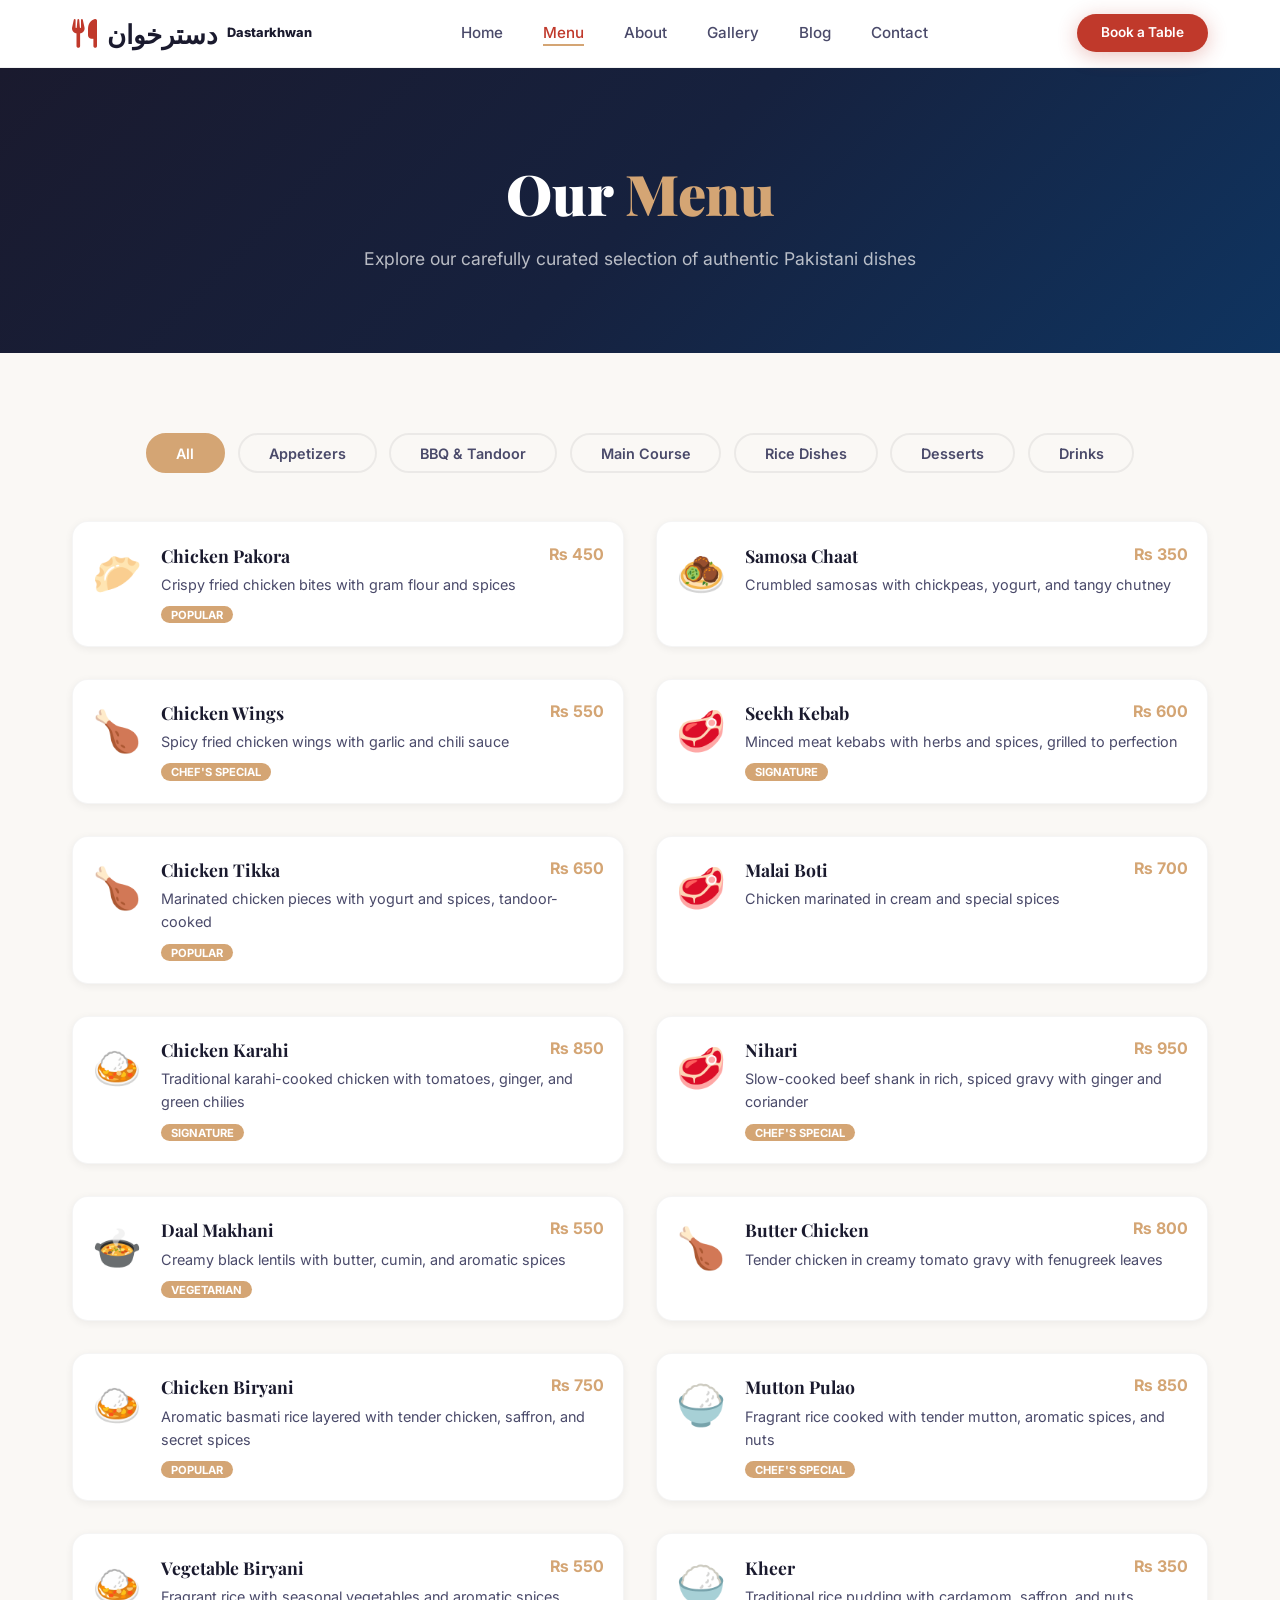
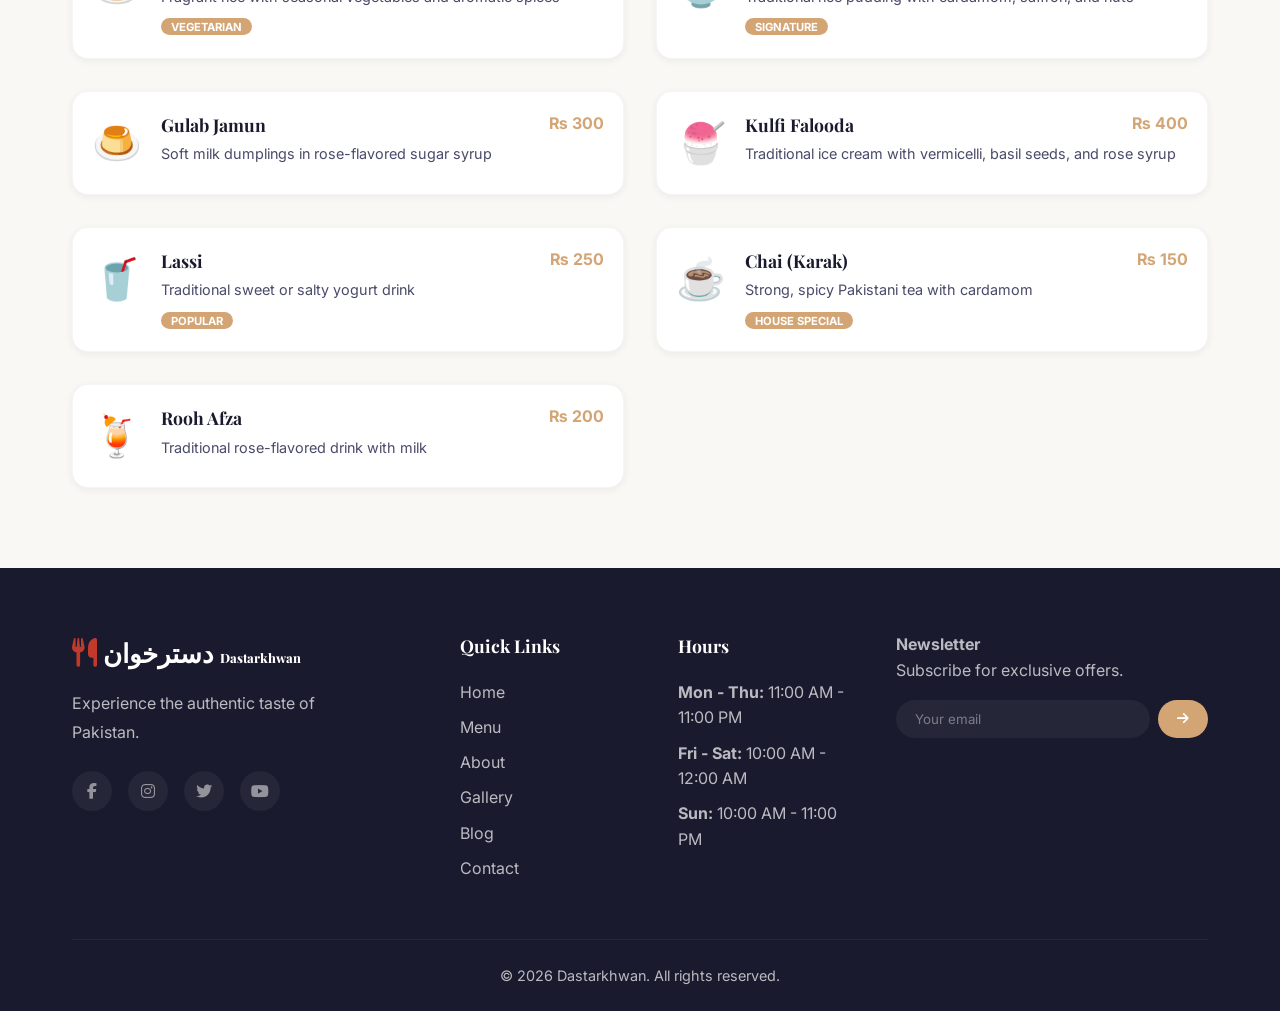
<file: menu.html>
<!DOCTYPE html>
<html lang="en">
<head>
    <meta charset="UTF-8" />
    <meta name="viewport" content="width=device-width, initial-scale=1.0" />
    <title>Menu | Dastarkhwan</title>
    <link rel="stylesheet" href="https://cdnjs.cloudflare.com/ajax/libs/font-awesome/6.4.0/css/all.min.css" />
    <link href="https://fonts.googleapis.com/css2?family=Playfair+Display:wght@400;600;700;800;900&family=Inter:wght@300;400;500;600;700&display=swap" rel="stylesheet" />
    <link rel="stylesheet" href="style.css" />
</head>
<body>

    <nav class="navbar">
        <div class="container">
            <div class="logo">
                <a href="index.html">
                    <i class="fas fa-utensils"></i>
                    <span>دسترخوان</span>
                    <span style="font-size: 0.8rem; font-family: var(--font-secondary);">Dastarkhwan</span>
                </a>
            </div>
            <ul class="nav-links">
                <li><a href="index.html">Home</a></li>
                <li><a href="menu.html" class="active">Menu</a></li>
                <li><a href="about.html">About</a></li>
                <li><a href="gallery.html">Gallery</a></li>
                <li><a href="blog.html">Blog</a></li>
                <li><a href="contact.html">Contact</a></li>
            </ul>
            <div class="nav-actions">
                <a href="index.html#reservation" class="btn btn-primary btn-sm">Book a Table</a>
                <button class="hamburger" id="hamburger">
                    <span></span><span></span><span></span>
                </button>
            </div>
        </div>
    </nav>

    <section class="page-hero">
        <div class="container">
            <h1>Our <span class="highlight">Menu</span></h1>
            <p>Explore our carefully curated selection of authentic Pakistani dishes</p>
        </div>
    </section>

    <section class="menu-section section">
        <div class="container">
            <div class="menu-categories">
                <button class="category-btn active" data-category="all">All</button>
                <button class="category-btn" data-category="appetizers">Appetizers</button>
                <button class="category-btn" data-category="bbq">BBQ & Tandoor</button>
                <button class="category-btn" data-category="main">Main Course</button>
                <button class="category-btn" data-category="rice">Rice Dishes</button>
                <button class="category-btn" data-category="desserts">Desserts</button>
                <button class="category-btn" data-category="drinks">Drinks</button>
            </div>

            <div class="menu-items" id="menuItems">
                <!-- Appetizers -->
                <div class="menu-item" data-category="appetizers">
                    <div class="menu-item-image">🥟</div>
                    <div class="menu-item-content">
                        <div class="menu-item-header">
                            <h3>Chicken Pakora</h3>
                            <span class="menu-price">₨ 450</span>
                        </div>
                        <p>Crispy fried chicken bites with gram flour and spices</p>
                        <span class="menu-tag">Popular</span>
                    </div>
                </div>
                <div class="menu-item" data-category="appetizers">
                    <div class="menu-item-image">🧆</div>
                    <div class="menu-item-content">
                        <div class="menu-item-header">
                            <h3>Samosa Chaat</h3>
                            <span class="menu-price">₨ 350</span>
                        </div>
                        <p>Crumbled samosas with chickpeas, yogurt, and tangy chutney</p>
                    </div>
                </div>
                <div class="menu-item" data-category="appetizers">
                    <div class="menu-item-image">🍗</div>
                    <div class="menu-item-content">
                        <div class="menu-item-header">
                            <h3>Chicken Wings</h3>
                            <span class="menu-price">₨ 550</span>
                        </div>
                        <p>Spicy fried chicken wings with garlic and chili sauce</p>
                        <span class="menu-tag">Chef's Special</span>
                    </div>
                </div>

                <!-- BBQ & Tandoor -->
                <div class="menu-item" data-category="bbq">
                    <div class="menu-item-image">🥩</div>
                    <div class="menu-item-content">
                        <div class="menu-item-header">
                            <h3>Seekh Kebab</h3>
                            <span class="menu-price">₨ 600</span>
                        </div>
                        <p>Minced meat kebabs with herbs and spices, grilled to perfection</p>
                        <span class="menu-tag">Signature</span>
                    </div>
                </div>
                <div class="menu-item" data-category="bbq">
                    <div class="menu-item-image">🍗</div>
                    <div class="menu-item-content">
                        <div class="menu-item-header">
                            <h3>Chicken Tikka</h3>
                            <span class="menu-price">₨ 650</span>
                        </div>
                        <p>Marinated chicken pieces with yogurt and spices, tandoor-cooked</p>
                        <span class="menu-tag">Popular</span>
                    </div>
                </div>
                <div class="menu-item" data-category="bbq">
                    <div class="menu-item-image">🥩</div>
                    <div class="menu-item-content">
                        <div class="menu-item-header">
                            <h3>Malai Boti</h3>
                            <span class="menu-price">₨ 700</span>
                        </div>
                        <p>Chicken marinated in cream and special spices</p>
                    </div>
                </div>

                <!-- Main Course -->
                <div class="menu-item" data-category="main">
                    <div class="menu-item-image">🍛</div>
                    <div class="menu-item-content">
                        <div class="menu-item-header">
                            <h3>Chicken Karahi</h3>
                            <span class="menu-price">₨ 850</span>
                        </div>
                        <p>Traditional karahi-cooked chicken with tomatoes, ginger, and green chilies</p>
                        <span class="menu-tag">Signature</span>
                    </div>
                </div>
                <div class="menu-item" data-category="main">
                    <div class="menu-item-image">🥩</div>
                    <div class="menu-item-content">
                        <div class="menu-item-header">
                            <h3>Nihari</h3>
                            <span class="menu-price">₨ 950</span>
                        </div>
                        <p>Slow-cooked beef shank in rich, spiced gravy with ginger and coriander</p>
                        <span class="menu-tag">Chef's Special</span>
                    </div>
                </div>
                <div class="menu-item" data-category="main">
                    <div class="menu-item-image">🍲</div>
                    <div class="menu-item-content">
                        <div class="menu-item-header">
                            <h3>Daal Makhani</h3>
                            <span class="menu-price">₨ 550</span>
                        </div>
                        <p>Creamy black lentils with butter, cumin, and aromatic spices</p>
                        <span class="menu-tag">Vegetarian</span>
                    </div>
                </div>
                <div class="menu-item" data-category="main">
                    <div class="menu-item-image">🍗</div>
                    <div class="menu-item-content">
                        <div class="menu-item-header">
                            <h3>Butter Chicken</h3>
                            <span class="menu-price">₨ 800</span>
                        </div>
                        <p>Tender chicken in creamy tomato gravy with fenugreek leaves</p>
                    </div>
                </div>

                <!-- Rice Dishes -->
                <div class="menu-item" data-category="rice">
                    <div class="menu-item-image">🍛</div>
                    <div class="menu-item-content">
                        <div class="menu-item-header">
                            <h3>Chicken Biryani</h3>
                            <span class="menu-price">₨ 750</span>
                        </div>
                        <p>Aromatic basmati rice layered with tender chicken, saffron, and secret spices</p>
                        <span class="menu-tag">Popular</span>
                    </div>
                </div>
                <div class="menu-item" data-category="rice">
                    <div class="menu-item-image">🍚</div>
                    <div class="menu-item-content">
                        <div class="menu-item-header">
                            <h3>Mutton Pulao</h3>
                            <span class="menu-price">₨ 850</span>
                        </div>
                        <p>Fragrant rice cooked with tender mutton, aromatic spices, and nuts</p>
                        <span class="menu-tag">Chef's Special</span>
                    </div>
                </div>
                <div class="menu-item" data-category="rice">
                    <div class="menu-item-image">🍛</div>
                    <div class="menu-item-content">
                        <div class="menu-item-header">
                            <h3>Vegetable Biryani</h3>
                            <span class="menu-price">₨ 550</span>
                        </div>
                        <p>Fragrant rice with seasonal vegetables and aromatic spices</p>
                        <span class="menu-tag">Vegetarian</span>
                    </div>
                </div>

                <!-- Desserts -->
                <div class="menu-item" data-category="desserts">
                    <div class="menu-item-image">🍚</div>
                    <div class="menu-item-content">
                        <div class="menu-item-header">
                            <h3>Kheer</h3>
                            <span class="menu-price">₨ 350</span>
                        </div>
                        <p>Traditional rice pudding with cardamom, saffron, and nuts</p>
                        <span class="menu-tag">Signature</span>
                    </div>
                </div>
                <div class="menu-item" data-category="desserts">
                    <div class="menu-item-image">🍮</div>
                    <div class="menu-item-content">
                        <div class="menu-item-header">
                            <h3>Gulab Jamun</h3>
                            <span class="menu-price">₨ 300</span>
                        </div>
                        <p>Soft milk dumplings in rose-flavored sugar syrup</p>
                    </div>
                </div>
                <div class="menu-item" data-category="desserts">
                    <div class="menu-item-image">🍧</div>
                    <div class="menu-item-content">
                        <div class="menu-item-header">
                            <h3>Kulfi Falooda</h3>
                            <span class="menu-price">₨ 400</span>
                        </div>
                        <p>Traditional ice cream with vermicelli, basil seeds, and rose syrup</p>
                    </div>
                </div>

                <!-- Drinks -->
                <div class="menu-item" data-category="drinks">
                    <div class="menu-item-image">🥤</div>
                    <div class="menu-item-content">
                        <div class="menu-item-header">
                            <h3>Lassi</h3>
                            <span class="menu-price">₨ 250</span>
                        </div>
                        <p>Traditional sweet or salty yogurt drink</p>
                        <span class="menu-tag">Popular</span>
                    </div>
                </div>
                <div class="menu-item" data-category="drinks">
                    <div class="menu-item-image">☕</div>
                    <div class="menu-item-content">
                        <div class="menu-item-header">
                            <h3>Chai (Karak)</h3>
                            <span class="menu-price">₨ 150</span>
                        </div>
                        <p>Strong, spicy Pakistani tea with cardamom</p>
                        <span class="menu-tag">House Special</span>
                    </div>
                </div>
                <div class="menu-item" data-category="drinks">
                    <div class="menu-item-image">🍹</div>
                    <div class="menu-item-content">
                        <div class="menu-item-header">
                            <h3>Rooh Afza</h3>
                            <span class="menu-price">₨ 200</span>
                        </div>
                        <p>Traditional rose-flavored drink with milk</p>
                    </div>
                </div>
            </div>
        </div>
    </section>

    <footer class="footer">
        <div class="container">
            <div class="footer-grid">
                <div class="footer-brand">
                    <a href="index.html" class="logo">
                        <i class="fas fa-utensils"></i>
                        <span>دسترخوان</span>
                        <span style="font-size: 0.8rem;">Dastarkhwan</span>
                    </a>
                    <p>Experience the authentic taste of Pakistan.</p>
                    <div class="footer-social">
                        <a href="#"><i class="fab fa-facebook-f"></i></a>
                        <a href="#"><i class="fab fa-instagram"></i></a>
                        <a href="#"><i class="fab fa-twitter"></i></a>
                        <a href="#"><i class="fab fa-youtube"></i></a>
                    </div>
                </div>
                <div class="footer-links">
                    <h4>Quick Links</h4>
                    <ul>
                        <li><a href="index.html">Home</a></li>
                        <li><a href="menu.html">Menu</a></li>
                        <li><a href="about.html">About</a></li>
                        <li><a href="gallery.html">Gallery</a></li>
                        <li><a href="blog.html">Blog</a></li>
                        <li><a href="contact.html">Contact</a></li>
                    </ul>
                </div>
                <div class="footer-links">
                    <h4>Hours</h4>
                    <ul>
                        <li><strong>Mon - Thu:</strong> 11:00 AM - 11:00 PM</li>
                        <li><strong>Fri - Sat:</strong> 10:00 AM - 12:00 AM</li>
                        <li><strong>Sun:</strong> 10:00 AM - 11:00 PM</li>
                    </ul>
                </div>
                <div class="footer-newsletter">
                    <h4>Newsletter</h4>
                    <p>Subscribe for exclusive offers.</p>
                    <form class="newsletter-form">
                        <input type="email" placeholder="Your email" />
                        <button type="submit"><i class="fas fa-arrow-right"></i></button>
                    </form>
                </div>
            </div>
            <div class="footer-bottom">
                <p>&copy; 2026 Dastarkhwan. All rights reserved.</p>
            </div>
        </div>
    </footer>

    <script src="script.js"></script>
</body>
</html>
</file>
<file: style.css>
/* ========================================
   CSS VARIABLES
   ======================================== */
:root {
    --primary: #C0392B;
    --primary-dark: #A93226;
    --primary-light: #E74C3C;
    --secondary: #2C2C2C;
    --gold: #D4A574;
    --gold-light: #E8D5B5;
    
    --bg-primary: #FAF8F5;
    --bg-secondary: #FFFFFF;
    --bg-dark: #1A1A2E;
    --bg-card: #FFFFFF;
    
    --text-primary: #1A1A2E;
    --text-secondary: #4A4A6A;
    --text-light: #8A8AAA;
    --text-white: #FFFFFF;
    
    --shadow-sm: 0 2px 8px rgba(0, 0, 0, 0.06);
    --shadow-md: 0 4px 20px rgba(0, 0, 0, 0.08);
    --shadow-lg: 0 8px 40px rgba(0, 0, 0, 0.12);
    --shadow-xl: 0 20px 60px rgba(0, 0, 0, 0.15);
    
    --radius-sm: 8px;
    --radius-md: 16px;
    --radius-lg: 24px;
    --radius-full: 9999px;
    
    --transition: all 0.4s cubic-bezier(0.4, 0, 0.2, 1);
    --font-primary: 'Playfair Display', serif;
    --font-secondary: 'Inter', sans-serif;
}

/* ========================================
   RESET & BASE
   ======================================== */
* {
    margin: 0;
    padding: 0;
    box-sizing: border-box;
}

html {
    scroll-behavior: smooth;
}

body {
    font-family: var(--font-secondary);
    background: var(--bg-primary);
    color: var(--text-primary);
    line-height: 1.6;
    transition: background 0.4s, color 0.4s;
    overflow-x: hidden;
}

.container {
    max-width: 1200px;
    margin: 0 auto;
    padding: 0 2rem;
}

a {
    text-decoration: none;
    color: inherit;
}

img {
    max-width: 100%;
}

/* ========================================
   SCROLLBAR
   ======================================== */
::-webkit-scrollbar {
    width: 10px;
}
::-webkit-scrollbar-track {
    background: var(--bg-primary);
}
::-webkit-scrollbar-thumb {
    background: var(--primary);
    border-radius: var(--radius-full);
}
::-webkit-scrollbar-thumb:hover {
    background: var(--primary-dark);
}

/* ========================================
   UTILITY
   ======================================== */
.section {
    padding: 5rem 0;
}

.alt-bg {
    background: var(--bg-secondary);
}

.section-header {
    text-align: center;
    margin-bottom: 3.5rem;
}

.section-tag {
    display: inline-block;
    font-size: 0.75rem;
    font-weight: 700;
    text-transform: uppercase;
    letter-spacing: 2px;
    color: var(--gold);
    background: rgba(212, 165, 116, 0.1);
    padding: 0.3rem 1.2rem;
    border-radius: var(--radius-full);
    margin-bottom: 0.8rem;
}

.section-title {
    font-family: var(--font-primary);
    font-size: 2.8rem;
    font-weight: 800;
    line-height: 1.2;
    margin-bottom: 0.5rem;
}

.section-subtitle {
    color: var(--text-secondary);
    font-size: 1.1rem;
    max-width: 500px;
    margin: 0 auto;
}

.highlight {
    color: var(--gold);
}

/* ========================================
   BUTTONS
   ======================================== */
.btn {
    display: inline-flex;
    align-items: center;
    gap: 0.6rem;
    padding: 0.9rem 2.2rem;
    border-radius: var(--radius-full);
    font-weight: 600;
    font-size: 1rem;
    transition: var(--transition);
    cursor: pointer;
    border: none;
    text-decoration: none;
    font-family: var(--font-secondary);
}

.btn-primary {
    background: var(--primary);
    color: var(--text-white);
    box-shadow: 0 4px 20px rgba(192, 57, 43, 0.3);
}

.btn-primary:hover {
    background: var(--primary-dark);
    transform: translateY(-3px);
    box-shadow: 0 8px 35px rgba(192, 57, 43, 0.4);
}

.btn-secondary {
    background: transparent;
    color: var(--text-primary);
    border: 2px solid var(--gold);
}

.btn-secondary:hover {
    background: var(--gold);
    color: white;
    transform: translateY(-3px);
}

.btn-outline {
    background: transparent;
    color: var(--text-primary);
    border: 2px solid var(--text-light);
}

.btn-outline:hover {
    border-color: var(--gold);
    color: var(--gold);
}

.btn-sm {
    padding: 0.5rem 1.5rem;
    font-size: 0.85rem;
}

.full-width {
    width: 100%;
    justify-content: center;
}

/* ========================================
   NAVIGATION
   ======================================== */
.navbar {
    background: rgba(255, 255, 255, 0.95);
    backdrop-filter: blur(20px);
    -webkit-backdrop-filter: blur(20px);
    padding: 0.8rem 0;
    position: sticky;
    top: 0;
    z-index: 1000;
    border-bottom: 1px solid rgba(0, 0, 0, 0.05);
    transition: var(--transition);
}

.navbar .container {
    display: flex;
    justify-content: space-between;
    align-items: center;
}

.logo a {
    display: flex;
    align-items: center;
    gap: 0.6rem;
    font-family: var(--font-primary);
    font-size: 1.6rem;
    font-weight: 800;
    color: var(--text-primary);
}

.logo i {
    color: var(--primary);
    font-size: 1.8rem;
}

.nav-links {
    display: flex;
    list-style: none;
    gap: 2.5rem;
}

.nav-links a {
    color: var(--text-secondary);
    font-weight: 500;
    font-size: 0.95rem;
    transition: var(--transition);
    position: relative;
}

.nav-links a::after {
    content: '';
    position: absolute;
    bottom: -4px;
    left: 0;
    width: 0;
    height: 2px;
    background: var(--gold);
    transition: var(--transition);
}

.nav-links a:hover::after,
.nav-links a.active::after {
    width: 100%;
}

.nav-links a:hover,
.nav-links a.active {
    color: var(--primary);
}

.nav-actions {
    display: flex;
    align-items: center;
    gap: 1rem;
}

.hamburger {
    display: none;
    flex-direction: column;
    gap: 5px;
    background: none;
    border: none;
    cursor: pointer;
    padding: 5px;
}

.hamburger span {
    width: 25px;
    height: 2px;
    background: var(--text-primary);
    border-radius: 2px;
    transition: var(--transition);
}

.hamburger.active span:nth-child(1) {
    transform: rotate(45deg) translate(5px, 5px);
}
.hamburger.active span:nth-child(2) {
    opacity: 0;
}
.hamburger.active span:nth-child(3) {
    transform: rotate(-45deg) translate(5px, -5px);
}

/* ========================================
   HERO
   ======================================== */
.hero {
    min-height: 90vh;
    display: flex;
    align-items: center;
    position: relative;
    overflow: hidden;
    background: linear-gradient(135deg, #1A1A2E 0%, #16213E 50%, #0F3460 100%);
}

.hero-overlay {
    position: absolute;
    inset: 0;
    background: radial-gradient(circle at 70% 50%, rgba(212, 165, 116, 0.05), transparent 70%);
}

.hero-content {
    display: grid;
    grid-template-columns: 1fr 1fr;
    gap: 4rem;
    align-items: center;
    padding: 4rem 0;
    position: relative;
    z-index: 1;
}

.hero-badge {
    display: inline-block;
    font-size: 0.8rem;
    font-weight: 600;
    color: var(--gold);
    background: rgba(212, 165, 116, 0.15);
    padding: 0.3rem 1.2rem;
    border-radius: var(--radius-full);
    margin-bottom: 1rem;
}

.hero-text h1 {
    font-family: var(--font-primary);
    font-size: 4.5rem;
    font-weight: 900;
    line-height: 1.1;
    margin-bottom: 1rem;
    color: white;
}

.hero-text p {
    font-size: 1.1rem;
    color: rgba(255, 255, 255, 0.7);
    max-width: 500px;
    margin-bottom: 2rem;
    line-height: 1.8;
}

.hero-buttons {
    display: flex;
    gap: 1rem;
    flex-wrap: wrap;
    margin-bottom: 2.5rem;
}

.hero-stats {
    display: flex;
    gap: 3rem;
}

.stat {
    text-align: center;
}

.stat .number {
    display: block;
    font-size: 2rem;
    font-weight: 800;
    color: var(--gold);
}

.stat .label {
    font-size: 0.85rem;
    color: rgba(255, 255, 255, 0.5);
}

.hero-image {
    display: flex;
    align-items: center;
    justify-content: center;
}

.hero-image-wrapper {
    position: relative;
    width: 400px;
    height: 400px;
}

.hero-image-placeholder {
    font-size: 12rem;
    animation: float 6s ease-in-out infinite;
}

.floating-card {
    position: absolute;
    background: rgba(255, 255, 255, 0.1);
    backdrop-filter: blur(20px);
    padding: 0.6rem 1.2rem;
    border-radius: var(--radius-full);
    border: 1px solid rgba(255, 255, 255, 0.1);
    color: white;
    font-size: 0.85rem;
    display: flex;
    align-items: center;
    gap: 0.5rem;
    animation: float 4s ease-in-out infinite;
}

.floating-card i {
    color: var(--gold);
}

.card-1 {
    top: 10%;
    right: -10%;
    animation-delay: 0s;
}

.card-2 {
    bottom: 15%;
    left: -15%;
    animation-delay: 2s;
}

@keyframes float {
    0%, 100% { transform: translateY(0); }
    50% { transform: translateY(-20px); }
}

/* ========================================
   AMBIENT CONTROLS
   ======================================== */
.ambient-controls {
    position: absolute;
    top: 20px;
    right: 20px;
    z-index: 10;
    display: flex;
    gap: 0.5rem;
    flex-wrap: wrap;
    justify-content: flex-end;
}

.ambient-btn {
    background: rgba(255, 255, 255, 0.1);
    backdrop-filter: blur(10px);
    border: 1px solid rgba(255, 255, 255, 0.15);
    color: white;
    padding: 0.5rem 1rem;
    border-radius: var(--radius-full);
    cursor: pointer;
    transition: var(--transition);
    display: flex;
    align-items: center;
    gap: 0.5rem;
    font-size: 0.8rem;
    font-family: var(--font-secondary);
}

.ambient-btn:hover {
    background: var(--gold);
    transform: scale(1.05);
}

.ambient-btn.active {
    background: var(--gold);
    border-color: var(--gold);
}

.ambient-btn i {
    font-size: 1rem;
}

/* ========================================
   MOOD SECTION
   ======================================== */
.mood-grid {
    display: grid;
    grid-template-columns: repeat(auto-fit, minmax(180px, 1fr));
    gap: 1.5rem;
    margin-bottom: 2rem;
}

.mood-card {
    background: var(--bg-card);
    padding: 2rem 1.5rem;
    border-radius: var(--radius-md);
    text-align: center;
    cursor: pointer;
    transition: var(--transition);
    border: 2px solid transparent;
    box-shadow: var(--shadow-sm);
}

.mood-card:hover {
    transform: translateY(-5px);
    box-shadow: var(--shadow-md);
    border-color: var(--gold);
}

.mood-card.active {
    border-color: var(--gold);
    background: linear-gradient(135deg, var(--bg-card), rgba(212, 165, 116, 0.1));
}

.mood-card .mood-icon {
    font-size: 3rem;
    margin-bottom: 0.5rem;
    display: block;
}

.mood-card h3 {
    font-family: var(--font-primary);
    font-size: 1.1rem;
    margin-bottom: 0.2rem;
}

.mood-card p {
    color: var(--text-secondary);
    font-size: 0.85rem;
}

.mood-result {
    background: var(--bg-card);
    padding: 2rem;
    border-radius: var(--radius-md);
    text-align: center;
    box-shadow: var(--shadow-sm);
    border: 1px solid rgba(0, 0, 0, 0.04);
    min-height: 80px;
    display: flex;
    align-items: center;
    justify-content: center;
}

.mood-result p {
    color: var(--text-secondary);
    font-size: 1.1rem;
}

.mood-result .recommendation {
    font-size: 1.2rem;
}

.mood-result .recommendation strong {
    color: var(--gold);
    font-family: var(--font-primary);
    font-size: 1.4rem;
}

/* ========================================
   SPECIALS
   ======================================== */
.specials-grid {
    display: grid;
    grid-template-columns: repeat(auto-fit, minmax(280px, 1fr));
    gap: 2rem;
}

.special-card {
    background: var(--bg-card);
    border-radius: var(--radius-md);
    padding: 2.5rem 2rem;
    text-align: center;
    box-shadow: var(--shadow-sm);
    border: 1px solid rgba(0, 0, 0, 0.04);
    transition: var(--transition);
    position: relative;
}

.special-card:hover {
    transform: translateY(-8px);
    box-shadow: var(--shadow-lg);
    border-color: var(--gold);
}

.special-card.featured {
    border-color: var(--gold);
    background: linear-gradient(135deg, var(--bg-card), rgba(212, 165, 116, 0.05));
}

.special-badge {
    position: absolute;
    top: -12px;
    right: 20px;
    background: var(--gold);
    color: white;
    font-size: 0.7rem;
    font-weight: 700;
    text-transform: uppercase;
    padding: 0.3rem 1rem;
    border-radius: var(--radius-full);
}

.special-image {
    font-size: 4rem;
    margin-bottom: 1rem;
}

.special-card h3 {
    font-family: var(--font-primary);
    font-size: 1.3rem;
    margin-bottom: 0.5rem;
}

.special-card p {
    color: var(--text-secondary);
    font-size: 0.95rem;
    margin-bottom: 1rem;
}

.special-card .price {
    display: block;
    font-size: 1.5rem;
    font-weight: 700;
    color: var(--gold);
    margin-bottom: 1.2rem;
}

/* ========================================
   INTERACTIVE DISH HOVER EFFECT
   ======================================== */
.interactive-dish {
    position: relative;
    overflow: hidden;
}

.dish-hover-effect {
    position: absolute;
    inset: 0;
    background: rgba(0, 0, 0, 0.7);
    display: flex;
    align-items: center;
    justify-content: center;
    color: white;
    font-family: var(--font-primary);
    font-size: 1.2rem;
    opacity: 0;
    transition: var(--transition);
    backdrop-filter: blur(5px);
}

.interactive-dish:hover .dish-hover-effect {
    opacity: 1;
}

.dish-hover-effect span {
    animation: pulse 2s infinite;
}

@keyframes pulse {
    0%, 100% { transform: scale(1); }
    50% { transform: scale(1.05); }
}

/* ========================================
   WINE PAIRING
   ======================================== */
.wine-calculator {
    display: grid;
    grid-template-columns: 1fr 1fr;
    gap: 3rem;
    align-items: center;
    background: var(--bg-card);
    padding: 2.5rem;
    border-radius: var(--radius-md);
    box-shadow: var(--shadow-md);
}

.wine-selector {
    display: flex;
    flex-direction: column;
    gap: 1rem;
}

.wine-selector label {
    font-weight: 600;
    font-size: 1.1rem;
    color: var(--text-primary);
}

.wine-selector select {
    padding: 0.8rem 1.2rem;
    border: 2px solid rgba(0, 0, 0, 0.06);
    border-radius: var(--radius-sm);
    font-family: var(--font-secondary);
    font-size: 1rem;
    background: var(--bg-primary);
    color: var(--text-primary);
    transition: var(--transition);
    width: 100%;
}

.wine-selector select:focus {
    outline: none;
    border-color: var(--gold);
}

.wine-result {
    text-align: center;
    padding: 1.5rem;
}

.wine-result .wine-glass {
    font-size: 4rem;
    margin-bottom: 0.5rem;
}

.wine-result .wine-name {
    font-family: var(--font-primary);
    font-size: 1.5rem;
    color: var(--gold);
    margin-bottom: 0.3rem;
}

.wine-result .wine-desc {
    color: var(--text-secondary);
    font-size: 0.95rem;
}

/* ========================================
   GUEST PHOTO WALL
   ======================================== */
.photo-wall {
    display: grid;
    grid-template-columns: repeat(auto-fit, minmax(200px, 1fr));
    gap: 1.5rem;
    margin-bottom: 2rem;
}

.photo-item {
    position: relative;
    height: 200px;
    border-radius: var(--radius-md);
    overflow: hidden;
    cursor: pointer;
}

.photo-placeholder {
    width: 100%;
    height: 100%;
    display: flex;
    align-items: center;
    justify-content: center;
    font-size: 4rem;
    background: linear-gradient(135deg, var(--bg-dark), var(--bg-secondary));
    transition: var(--transition);
}

.photo-item:hover .photo-placeholder {
    transform: scale(1.05);
}

.photo-overlay {
    position: absolute;
    inset: 0;
    background: linear-gradient(to top, rgba(0, 0, 0, 0.8), transparent);
    display: flex;
    flex-direction: column;
    justify-content: flex-end;
    padding: 1rem;
    color: white;
    opacity: 0;
    transition: var(--transition);
}

.photo-item:hover .photo-overlay {
    opacity: 1;
}

.photo-overlay span {
    font-weight: 600;
    font-size: 0.95rem;
}

.photo-overlay small {
    font-size: 0.75rem;
    opacity: 0.7;
}

.photo-upload {
    text-align: center;
}

/* ========================================
   QUICK INFO
   ======================================== */
.quick-info {
    background: var(--bg-dark);
    color: var(--text-white);
    padding: 3rem 0;
}

.info-grid {
    display: grid;
    grid-template-columns: repeat(auto-fit, minmax(250px, 1fr));
    gap: 2rem;
}

.info-item {
    text-align: center;
}

.info-icon {
    width: 60px;
    height: 60px;
    border-radius: 50%;
    background: rgba(212, 165, 116, 0.15);
    display: flex;
    align-items: center;
    justify-content: center;
    margin: 0 auto 0.8rem;
}

.info-icon i {
    font-size: 1.8rem;
    color: var(--gold);
}

.info-item h4 {
    font-family: var(--font-primary);
    font-size: 1.1rem;
    margin-bottom: 0.3rem;
}

.info-item p {
    color: rgba(255, 255, 255, 0.7);
    font-size: 0.95rem;
}

.info-item .info-link {
    color: var(--gold);
    font-weight: 500;
    transition: var(--transition);
}

.info-item .info-link:hover {
    color: var(--gold-light);
}

/* ========================================
   RESERVATION
   ======================================== */
.reservation-grid {
    display: grid;
    grid-template-columns: 1.5fr 1fr;
    gap: 3rem;
}

.reservation-form {
    background: var(--bg-card);
    padding: 2.5rem;
    border-radius: var(--radius-md);
    box-shadow: var(--shadow-md);
}

.reservation-form form {
    display: flex;
    flex-direction: column;
    gap: 1.2rem;
}

.form-row {
    display: grid;
    grid-template-columns: 1fr 1fr;
    gap: 1.2rem;
}

.form-group {
    display: flex;
    flex-direction: column;
    gap: 0.3rem;
}

.form-group.full-width {
    grid-column: 1 / -1;
}

.form-group label {
    font-weight: 600;
    font-size: 0.9rem;
    color: var(--text-secondary);
}

.form-group input,
.form-group select,
.form-group textarea {
    padding: 0.8rem 1.2rem;
    border: 2px solid rgba(0, 0, 0, 0.06);
    border-radius: var(--radius-sm);
    font-family: var(--font-secondary);
    font-size: 1rem;
    background: var(--bg-primary);
    color: var(--text-primary);
    transition: var(--transition);
}

.form-group input:focus,
.form-group select:focus,
.form-group textarea:focus {
    outline: none;
    border-color: var(--gold);
}

.reservation-info .info-card {
    background: var(--bg-card);
    padding: 2.5rem;
    border-radius: var(--radius-md);
    box-shadow: var(--shadow-md);
    text-align: center;
}

.reservation-info .info-card i {
    font-size: 3rem;
    color: var(--gold);
    margin-bottom: 1rem;
}

.reservation-info .info-card h3 {
    font-family: var(--font-primary);
    margin-bottom: 1rem;
}

.reservation-info .info-card ul {
    list-style: none;
    text-align: left;
    margin-bottom: 1.5rem;
}

.reservation-info .info-card ul li {
    padding: 0.4rem 0;
    color: var(--text-secondary);
}

.phone-highlight {
    display: flex;
    align-items: center;
    justify-content: center;
    gap: 0.8rem;
    font-size: 1.1rem;
    padding-top: 1rem;
    border-top: 1px solid rgba(0, 0, 0, 0.06);
}

.phone-highlight i {
    font-size: 1.2rem;
    margin: 0;
}

/* ========================================
   TESTIMONIALS
   ======================================== */
.testimonials-grid {
    display: grid;
    grid-template-columns: repeat(auto-fit, minmax(300px, 1fr));
    gap: 2rem;
}

.testimonial-card {
    background: var(--bg-card);
    padding: 2rem;
    border-radius: var(--radius-md);
    box-shadow: var(--shadow-sm);
    border: 1px solid rgba(0, 0, 0, 0.04);
    transition: var(--transition);
}

.testimonial-card:hover {
    transform: translateY(-5px);
    box-shadow: var(--shadow-md);
}

.testimonial-card .stars {
    color: #FFB347;
    font-size: 1.2rem;
    margin-bottom: 0.8rem;
}

.testimonial-card p {
    color: var(--text-secondary);
    font-size: 1rem;
    line-height: 1.7;
    margin-bottom: 1rem;
    font-style: italic;
}

.testimonial-card .guest {
    display: flex;
    flex-direction: column;
}

.testimonial-card .name {
    font-weight: 600;
    color: var(--text-primary);
}

.testimonial-card .date {
    font-size: 0.8rem;
    color: var(--text-light);
}

/* ========================================
   FOOTER
   ======================================== */
.footer {
    background: var(--bg-dark);
    color: rgba(255, 255, 255, 0.7);
    padding: 4rem 0 1.5rem;
}

.footer-grid {
    display: grid;
    grid-template-columns: 2fr 1fr 1fr 1.5fr;
    gap: 3rem;
    margin-bottom: 3rem;
}

.footer-brand .logo {
    font-family: var(--font-primary);
    font-size: 1.6rem;
    font-weight: 800;
    color: white;
    margin-bottom: 1rem;
    display: inline-block;
}

.footer-brand p {
    max-width: 300px;
    line-height: 1.8;
}

.footer-social {
    display: flex;
    gap: 1rem;
    margin-top: 1.5rem;
}

.footer-social a {
    width: 40px;
    height: 40px;
    border-radius: 50%;
    background: rgba(255, 255, 255, 0.05);
    display: flex;
    align-items: center;
    justify-content: center;
    transition: var(--transition);
    color: rgba(255, 255, 255, 0.5);
}

.footer-social a:hover {
    background: var(--gold);
    color: white;
    transform: translateY(-3px);
}

.footer-links h4 {
    color: white;
    margin-bottom: 1.2rem;
    font-size: 1.1rem;
    font-family: var(--font-primary);
}

.footer-links ul {
    list-style: none;
}

.footer-links ul li {
    margin-bottom: 0.6rem;
}

.footer-links ul li a {
    transition: var(--transition);
}

.footer-links ul li a:hover {
    color: var(--gold);
}

.footer-newsletter p {
    margin-bottom: 1rem;
}

.newsletter-form {
    display: flex;
    gap: 0.5rem;
}

.newsletter-form input {
    flex: 1;
    padding: 0.7rem 1.2rem;
    border: none;
    border-radius: var(--radius-full);
    font-family: var(--font-secondary);
    background: rgba(255, 255, 255, 0.05);
    color: white;
}

.newsletter-form input::placeholder {
    color: rgba(255, 255, 255, 0.4);
}

.newsletter-form button {
    padding: 0.7rem 1.2rem;
    border: none;
    border-radius: var(--radius-full);
    background: var(--gold);
    color: white;
    cursor: pointer;
    transition: var(--transition);
}

.newsletter-form button:hover {
    background: var(--gold-light);
}

.footer-bottom {
    text-align: center;
    padding-top: 1.5rem;
    border-top: 1px solid rgba(255, 255, 255, 0.05);
    font-size: 0.9rem;
}

.footer-legal {
    margin-top: 0.3rem;
}

.footer-legal a {
    transition: var(--transition);
}

.footer-legal a:hover {
    color: var(--gold);
}

/* ========================================
   TOAST
   ======================================== */
.toast {
    position: fixed;
    bottom: 2rem;
    right: 2rem;
    padding: 1rem 2rem;
    border-radius: var(--radius-md);
    background: var(--bg-card);
    box-shadow: var(--shadow-xl);
    border-left: 4px solid var(--gold);
    transform: translateX(120%);
    transition: var(--transition);
    z-index: 3000;
}

.toast.show {
    transform: translateX(0);
}

.toast.success {
    border-left-color: #00C9A7;
}
.toast.error {
    border-left-color: #FF6B6B;
}

/* ========================================
   PAGE HERO
   ======================================== */
.page-hero {
    background: linear-gradient(135deg, #1A1A2E 0%, #16213E 50%, #0F3460 100%);
    padding: 5rem 0;
    text-align: center;
    color: white;
}

.page-hero h1 {
    font-family: var(--font-primary);
    font-size: 3.5rem;
    font-weight: 900;
    margin-bottom: 0.5rem;
}

.page-hero p {
    color: rgba(255, 255, 255, 0.7);
    font-size: 1.1rem;
}

/* ========================================
   MENU PAGE
   ======================================== */
.menu-categories {
    display: flex;
    flex-wrap: wrap;
    gap: 0.8rem;
    justify-content: center;
    margin-bottom: 3rem;
}

.category-btn {
    padding: 0.6rem 1.8rem;
    border: 2px solid rgba(0, 0, 0, 0.06);
    border-radius: var(--radius-full);
    background: transparent;
    font-family: var(--font-secondary);
    font-weight: 600;
    font-size: 0.9rem;
    cursor: pointer;
    transition: var(--transition);
    color: var(--text-secondary);
}

.category-btn:hover {
    border-color: var(--gold);
    color: var(--gold);
}

.category-btn.active {
    background: var(--gold);
    color: white;
    border-color: var(--gold);
}

.menu-items {
    display: grid;
    grid-template-columns: 1fr 1fr;
    gap: 2rem;
}

.menu-item {
    display: flex;
    gap: 1.2rem;
    background: var(--bg-card);
    padding: 1.2rem;
    border-radius: var(--radius-md);
    box-shadow: var(--shadow-sm);
    transition: var(--transition);
    border: 1px solid rgba(0, 0, 0, 0.04);
}

.menu-item:hover {
    transform: translateY(-3px);
    box-shadow: var(--shadow-md);
    border-color: var(--gold);
}

.menu-item-image {
    font-size: 2.5rem;
    flex-shrink: 0;
}

.menu-item-content {
    flex: 1;
}

.menu-item-header {
    display: flex;
    justify-content: space-between;
    align-items: flex-start;
    margin-bottom: 0.2rem;
}

.menu-item-header h3 {
    font-family: var(--font-primary);
    font-size: 1.1rem;
}

.menu-price {
    font-weight: 700;
    color: var(--gold);
    white-space: nowrap;
}

.menu-item-content p {
    color: var(--text-secondary);
    font-size: 0.9rem;
    margin-bottom: 0.3rem;
}

.menu-tag {
    font-size: 0.7rem;
    font-weight: 700;
    text-transform: uppercase;
    color: white;
    background: var(--gold);
    padding: 0.1rem 0.6rem;
    border-radius: var(--radius-full);
}

/* ========================================
   ABOUT PAGE
   ======================================== */
.about-grid {
    display: grid;
    grid-template-columns: 1fr 1fr;
    gap: 4rem;
    align-items: center;
}

.about-image-placeholder {
    font-size: 15rem;
    text-align: center;
    background: linear-gradient(135deg, var(--bg-card), rgba(212, 165, 116, 0.05));
    border-radius: var(--radius-lg);
    padding: 2rem;
}

.about-content .section-tag {
    margin-bottom: 0.5rem;
}

.about-content .section-title {
    text-align: left;
    margin-bottom: 1.2rem;
}

.about-content p {
    color: var(--text-secondary);
    line-height: 1.8;
    margin-bottom: 1rem;
}

.about-features {
    display: grid;
    grid-template-columns: 1fr 1fr;
    gap: 0.8rem;
    margin: 1.5rem 0;
}

.feature {
    display: flex;
    align-items: center;
    gap: 0.6rem;
}

.feature i {
    color: var(--gold);
}

/* ========================================
   TEAM
   ======================================== */
.team-grid {
    display: grid;
    grid-template-columns: repeat(auto-fit, minmax(220px, 1fr));
    gap: 2rem;
}

.team-card {
    background: var(--bg-card);
    padding: 2rem;
    border-radius: var(--radius-md);
    text-align: center;
    box-shadow: var(--shadow-sm);
    border: 1px solid rgba(0, 0, 0, 0.04);
    transition: var(--transition);
}

.team-card:hover {
    transform: translateY(-5px);
    box-shadow: var(--shadow-md);
}

.team-avatar {
    font-size: 4rem;
    margin-bottom: 0.5rem;
}

.team-card h3 {
    font-family: var(--font-primary);
    font-size: 1.1rem;
}

.team-card p {
    color: var(--text-secondary);
    font-size: 0.9rem;
}

.team-experience {
    display: inline-block;
    font-size: 0.75rem;
    color: var(--gold);
    margin-top: 0.3rem;
}

/* ========================================
   GALLERY
   ======================================== */
.gallery-grid {
    display: grid;
    grid-template-columns: repeat(auto-fit, minmax(300px, 1fr));
    gap: 1.5rem;
}

.gallery-item {
    position: relative;
    height: 300px;
    border-radius: var(--radius-md);
    overflow: hidden;
    cursor: pointer;
}

.gallery-image {
    width: 100%;
    height: 100%;
    display: flex;
    align-items: center;
    justify-content: center;
    font-size: 6rem;
    background: linear-gradient(135deg, var(--bg-dark), var(--bg-secondary));
    transition: var(--transition);
}

.gallery-item:hover .gallery-image {
    transform: scale(1.05);
}

.gallery-overlay {
    position: absolute;
    inset: 0;
    background: rgba(0, 0, 0, 0.6);
    display: flex;
    flex-direction: column;
    align-items: center;
    justify-content: center;
    color: white;
    opacity: 0;
    transition: var(--transition);
}

.gallery-item:hover .gallery-overlay {
    opacity: 1;
}

.gallery-overlay h3 {
    font-family: var(--font-primary);
    font-size: 1.3rem;
}

.gallery-overlay p {
    color: rgba(255, 255, 255, 0.7);
}

/* ========================================
   BLOG
   ======================================== */
.blog-grid {
    display: grid;
    grid-template-columns: repeat(auto-fit, minmax(320px, 1fr));
    gap: 2rem;
}

.blog-card {
    background: var(--bg-card);
    border-radius: var(--radius-md);
    overflow: hidden;
    box-shadow: var(--shadow-sm);
    border: 1px solid rgba(0, 0, 0, 0.04);
    transition: var(--transition);
}

.blog-card:hover {
    transform: translateY(-5px);
    box-shadow: var(--shadow-md);
}

.blog-image {
    height: 200px;
    display: flex;
    align-items: center;
    justify-content: center;
    font-size: 5rem;
    background: linear-gradient(135deg, var(--bg-dark), var(--bg-secondary));
}

.blog-content {
    padding: 1.5rem;
}

.blog-category {
    font-size: 0.7rem;
    font-weight: 700;
    text-transform: uppercase;
    color: var(--gold);
    background: rgba(212, 165, 116, 0.1);
    padding: 0.1rem 0.8rem;
    border-radius: var(--radius-full);
    display: inline-block;
    margin-bottom: 0.5rem;
}

.blog-content h3 {
    font-family: var(--font-primary);
    font-size: 1.2rem;
    margin-bottom: 0.5rem;
}

.blog-content p {
    color: var(--text-secondary);
    font-size: 0.95rem;
    margin-bottom: 1rem;
}

.blog-meta {
    display: flex;
    gap: 1rem;
    font-size: 0.8rem;
    color: var(--text-light);
    margin-bottom: 1rem;
}

.read-more {
    color: var(--gold);
    font-weight: 600;
    transition: var(--transition);
}

.read-more:hover {
    color: var(--primary);
}

/* ========================================
   CONTACT
   ======================================== */
.contact-grid {
    display: grid;
    grid-template-columns: 1fr 1.5fr;
    gap: 3rem;
}

.contact-info h3,
.contact-form h3 {
    font-family: var(--font-primary);
    font-size: 1.5rem;
    margin-bottom: 1.5rem;
}

.contact-detail {
    display: flex;
    gap: 1rem;
    margin-bottom: 1.5rem;
}

.contact-detail i {
    font-size: 1.5rem;
    color: var(--gold);
    width: 40px;
    text-align: center;
    margin-top: 0.2rem;
}

.contact-detail strong {
    display: block;
    font-size: 0.9rem;
}

.contact-detail p {
    color: var(--text-secondary);
}

.contact-detail a {
    transition: var(--transition);
}

.contact-detail a:hover {
    color: var(--gold);
}

.contact-form form {
    display: flex;
    flex-direction: column;
    gap: 1rem;
}

.contact-form input,
.contact-form textarea {
    padding: 0.8rem 1.2rem;
    border: 2px solid rgba(0, 0, 0, 0.06);
    border-radius: var(--radius-sm);
    font-family: var(--font-secondary);
    font-size: 1rem;
    background: var(--bg-primary);
    color: var(--text-primary);
    transition: var(--transition);
    width: 100%;
}

.contact-form input:focus,
.contact-form textarea:focus {
    outline: none;
    border-color: var(--gold);
}

/* ========================================
   RESPONSIVE
   ======================================== */
@media (max-width: 992px) {
    .hero-content {
        grid-template-columns: 1fr;
        text-align: center;
    }

    .hero-text p {
        margin: 0 auto 2rem;
    }

    .hero-buttons {
        justify-content: center;
    }

    .hero-stats {
        justify-content: center;
    }

    .hero-image-wrapper {
        width: 300px;
        height: 300px;
    }

    .hero-image-placeholder {
        font-size: 8rem;
    }

    .reservation-grid {
        grid-template-columns: 1fr;
    }

    .about-grid {
        grid-template-columns: 1fr;
        text-align: center;
    }

    .about-content .section-title {
        text-align: center;
    }

    .about-features {
        justify-content: center;
    }

    .menu-items {
        grid-template-columns: 1fr;
    }

    .contact-grid {
        grid-template-columns: 1fr;
    }

    .footer-grid {
        grid-template-columns: 1fr 1fr;
    }

    .floating-card {
        display: none;
    }

    .wine-calculator {
        grid-template-columns: 1fr;
        gap: 1.5rem;
        padding: 1.5rem;
    }
}

@media (max-width: 768px) {
    .hamburger {
        display: flex;
    }

    .nav-links {
        position: fixed;
        top: 70px;
        left: 0;
        width: 100%;
        background: var(--bg-secondary);
        flex-direction: column;
        padding: 2rem;
        gap: 1.5rem;
        box-shadow: var(--shadow-lg);
        transform: translateY(-120%);
        transition: var(--transition);
        border-bottom: 1px solid rgba(0, 0, 0, 0.05);
    }

    .nav-links.active {
        transform: translateY(0);
    }

    .section-title {
        font-size: 2rem;
    }

    .hero-text h1 {
        font-size: 3rem;
    }

    .hero-image-wrapper {
        width: 200px;
        height: 200px;
    }

    .hero-image-placeholder {
        font-size: 5rem;
    }

    .hero-stats {
        gap: 1.5rem;
    }

    .stat .number {
        font-size: 1.5rem;
    }

    .reservation-form {
        padding: 1.5rem;
    }

    .form-row {
        grid-template-columns: 1fr;
    }

    .footer-grid {
        grid-template-columns: 1fr;
        text-align: center;
    }

    .footer-brand p {
        margin: 0 auto;
    }

    .footer-social {
        justify-content: center;
    }

    .newsletter-form {
        flex-direction: column;
    }

    .about-features {
        grid-template-columns: 1fr;
    }

    .page-hero h1 {
        font-size: 2.5rem;
    }

    .menu-item {
        flex-direction: column;
        align-items: center;
        text-align: center;
    }

    .menu-item-header {
        flex-direction: column;
        align-items: center;
    }

    .gallery-grid {
        grid-template-columns: 1fr;
    }

    .blog-grid {
        grid-template-columns: 1fr;
    }

    .team-grid {
        grid-template-columns: 1fr 1fr;
    }

    .ambient-controls {
        top: 10px;
        right: 10px;
        gap: 0.3rem;
    }

    .ambient-btn {
        padding: 0.3rem 0.6rem;
        font-size: 0.7rem;
    }

    .ambient-btn span {
        display: none;
    }

    .mood-grid {
        grid-template-columns: repeat(auto-fit, minmax(140px, 1fr));
        gap: 1rem;
    }

    .mood-card {
        padding: 1.5rem 1rem;
    }

    .photo-wall {
        grid-template-columns: repeat(auto-fit, minmax(150px, 1fr));
        gap: 1rem;
    }

    .photo-item {
        height: 150px;
    }
}

@media (max-width: 480px) {
    .hero-text h1 {
        font-size: 2.2rem;
    }

    .hero-buttons {
        flex-direction: column;
        align-items: center;
    }

    .hero-buttons .btn {
        width: 100%;
        justify-content: center;
    }

    .specials-grid {
        grid-template-columns: 1fr;
    }

    .testimonials-grid {
        grid-template-columns: 1fr;
    }

    .info-grid {
        grid-template-columns: 1fr;
    }

    .team-grid {
        grid-template-columns: 1fr;
    }

    .section {
        padding: 3rem 0;
    }

    .container {
        padding: 0 1rem;
    }

    .mood-grid {
        grid-template-columns: repeat(2, 1fr);
    }

    .photo-wall {
        grid-template-columns: 1fr 1fr;
    }
}
/* ========================================
   AUDIO PLAYER STYLES (Enhanced)
   ======================================== */
.audio-player {
    position: fixed;
    bottom: 20px;
    left: 20px;
    z-index: 1000;
}

.audio-controls {
    display: flex;
    align-items: center;
    gap: 12px;
    background: rgba(0, 0, 0, 0.8);
    backdrop-filter: blur(20px);
    padding: 10px 18px;
    border-radius: 50px;
    border: 1px solid rgba(255, 255, 255, 0.1);
    box-shadow: 0 8px 30px rgba(0, 0, 0, 0.5);
}

.audio-controls .now-playing {
    color: white;
    font-size: 0.75rem;
    font-weight: 500;
    min-width: 80px;
    opacity: 0.7;
}

.audio-controls .now-playing strong {
    color: var(--gold);
    opacity: 1;
}

.audio-btn {
    background: none;
    border: none;
    color: white;
    cursor: pointer;
    padding: 5px 8px;
    border-radius: 50%;
    transition: all 0.3s;
    font-size: 1.1rem;
    display: flex;
    align-items: center;
    justify-content: center;
    width: 32px;
    height: 32px;
}

.audio-btn:hover {
    background: rgba(255, 255, 255, 0.1);
    transform: scale(1.1);
}

.audio-btn.active {
    color: var(--gold);
}

.volume-slider {
    width: 60px;
    height: 3px;
    -webkit-appearance: none;
    background: rgba(255, 255, 255, 0.2);
    border-radius: 10px;
    outline: none;
}

.volume-slider::-webkit-slider-thumb {
    -webkit-appearance: none;
    width: 12px;
    height: 12px;
    border-radius: 50%;
    background: var(--gold);
    cursor: pointer;
}

/* Mobile responsive */
@media (max-width: 768px) {
    .audio-controls {
        padding: 8px 12px;
        gap: 8px;
    }
    
    .audio-controls .now-playing {
        font-size: 0.65rem;
        min-width: 60px;
    }
    
    .audio-btn {
        width: 28px;
        height: 28px;
        font-size: 0.9rem;
    }
    
    .volume-slider {
        width: 40px;
    }
}

@media (max-width: 480px) {
    .audio-controls {
        padding: 6px 10px;
        gap: 6px;
        border-radius: 30px;
    }
    
    .audio-controls .now-playing {
        font-size: 0.55rem;
        min-width: 50px;
    }
    
    .audio-btn {
        width: 24px;
        height: 24px;
        font-size: 0.75rem;
    }
    
    .volume-slider {
        width: 30px;
    }
}
</file>
